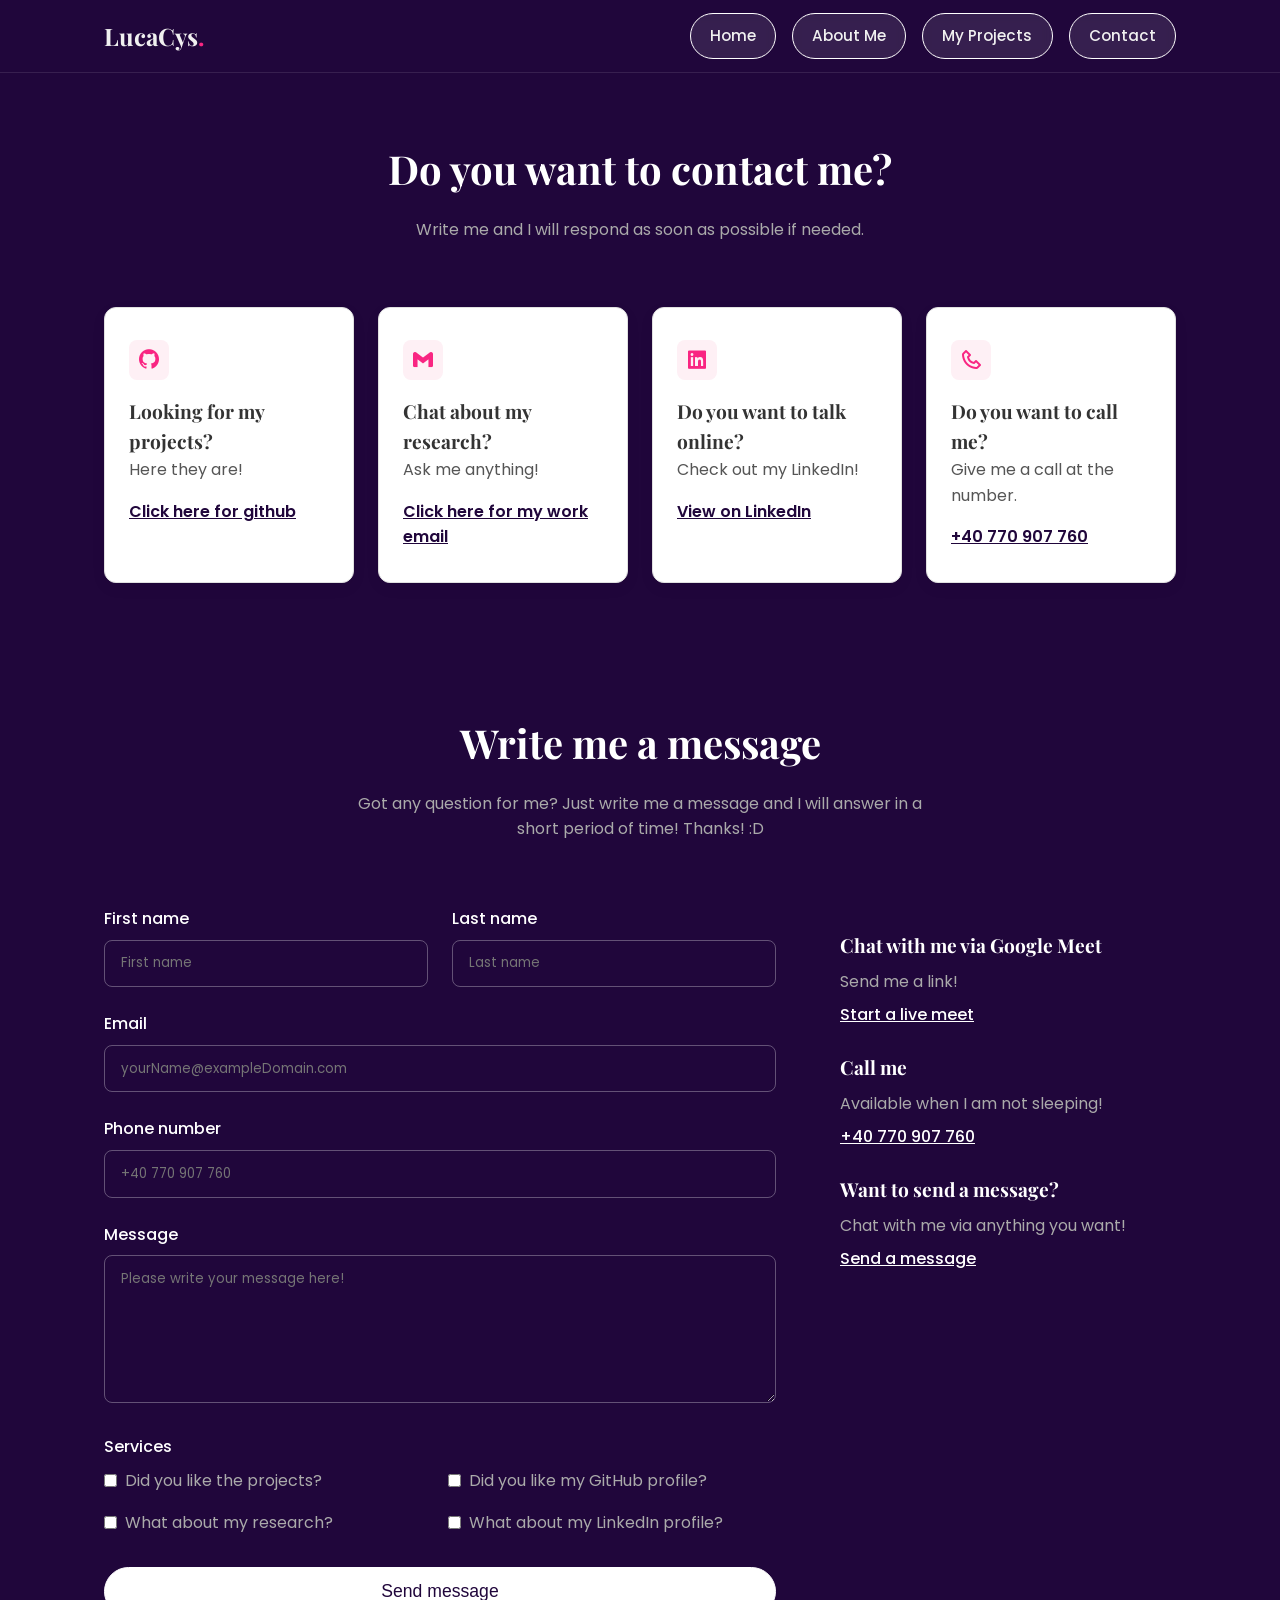
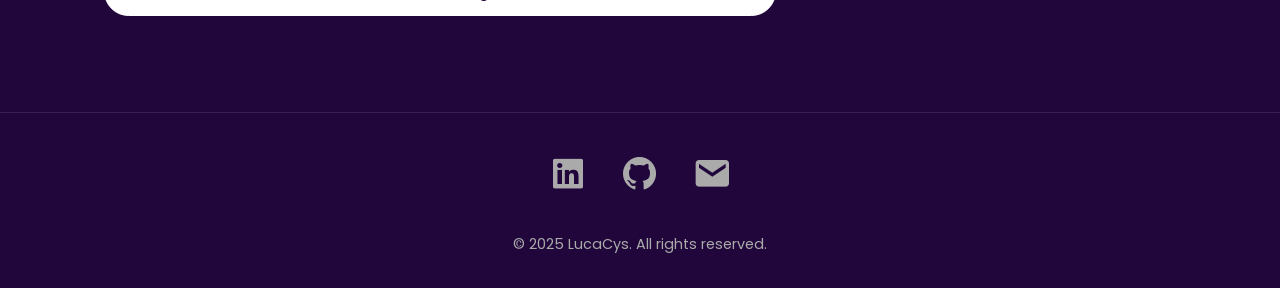
<file: contact.html>
<!DOCTYPE html>
<html lang="en">
<head>
    <meta charset="UTF-8">
    <meta name="viewport" content="width=device-width, initial-scale=1.0">
    <title>Contact - Portfolio</title>
    <link rel="stylesheet" href="Css/style.css">
    
    <link rel="preconnect" href="https://fonts.googleapis.com">
    <link rel="preconnect" href="https://fonts.gstatic.com" crossorigin>
    <link href="https://fonts.googleapis.com/css2?family=Playfair+Display:wght@700&family=Poppins:wght@300;400;500&display=swap" rel="stylesheet">
    
    <link href='https://unpkg.com/boxicons@2.1.4/css/boxicons.min.css' rel='stylesheet'>
</head>
<body class="contact-page-body">

    <header class="header">
    <nav class="nav container">
        
        <a href="index.html" class="nav-logo">LucaCys<span>.</span></a>
        
        <input type="checkbox" id="nav-toggle" class="nav-toggle-checkbox">
        <label for="nav-toggle" class="nav-toggle-label">
            <i class='bx bx-menu'></i>
        </label>
        
        <div class="nav-button-group">
            <a href="index.html" class="button nav-button">Home</a>
            <a href="about.html" class="button nav-button">About Me</a>
            <a href="portofolio.html" class="button nav-button">My Projects</a>
            <a href="contact.html" class="button nav-button">Contact</a>
        </div>
        
    </nav>
    </header>

    <main>
        
        <section class="contact-cards-section">
            <div class="container">
                <div class="contact-cards-title">
                    <h2>Do you want to contact me?</h2>
                    <p>Write me and I will respond as soon as possible if needed.</p>
                </div>

                <div class="contact-cards-grid">
                    <div class="contact-card">
                        <i class='bx bxl-github'></i>
                        <h4>Looking for my projects?</h4>
                        <p>Here they are!</p>
                        <a href="https://github.com/lucacys27" target="_blank">Click here for github</a>
                    </div>
                    <div class="contact-card">
                        <i class='bx bxl-gmail'></i>
                        <h4>Chat about my research?</h4>
                        <p>Ask me anything!</p>
                        <a href="mailto:lucacismaru96@gmail.com">Click here for my work email</a>
                    </div>
                    <div class="contact-card">
                        <i class='bx bxl-linkedin-square'></i>
                        <h4>Do you want to talk online?</h4>
                        <p>Check out my LinkedIn!</p>
                        <a href="https://www.linkedin.com/in/luca-cismaru-21b99b35a/" target="_blank">View on LinkedIn</a>
                    </div>
                    <div class="contact-card">
                        <i class='bx bx-phone'></i>
                        <h4>Do you want to call me?</h4>
                        <p>Give me a call at the number. </p>
                        <a href="tel:+40770907760">+40 770 907 760</a>
                    </div>
                </div>
            </div>
        </section>

        <section class="contact-form-section">
            <div class="container">
                <div class="contact-form-title">
                    <h2>Write me a message</h2>
                    <p>Got any question for me? Just write me a message and I will answer in a short period of time! Thanks! :D</p>
                </div>

                <div class="contact-form-grid">
                    <form class="contact-form-main">
                        <div class="form-group-names">
                            <div>
                                <label for="first-name">First name</label>
                                <input type="text" id="first-name" placeholder="First name">
                            </div>
                            <div>
                                <label for="last-name">Last name</label>
                                <input type="text" id="last-name" placeholder="Last name">
                            </div>
                        </div>

                        <label for="email">Email</label>
                        <input type="email" id="email" placeholder="yourName@exampleDomain.com">
                        
                        <label for="phone">Phone number</label>
                        <input type="tel" id="phone" placeholder="+40 770 907 760">

                        <label for="message">Message</label>
                        <textarea id="message" rows="6" placeholder="Please write your message here!"></textarea>

                        <label>Services</label>
                        <div class="form-services-checkboxes">
                            <div>
                                <input type="checkbox" id="cb1">
                                <label for="cb1">Did you like the projects?</label>
                            </div>
                            <div>
                                <input type="checkbox" id="cb2">
                                <label for="cb2">Did you like my GitHub profile?</label>
                            </div>
                            <div>
                                <input type="checkbox" id="cb3">
                                <label for="cb3">What about my research?</label>
                            </div>
                            <div>
                                <input type="checkbox" id="cb4">
                                <label for="cb4">What about my LinkedIn profile?</label>
                            </div>
                        </div>

                        <button type="submit" class="button">Send message</button>
                    </form>

                    <div class="contact-details">
                        <h4>Chat with me via Google Meet</h4>
                        <p>Send me a link!</p>
                        <a href="#">Start a live meet</a>

                        <h4>Call me</h4>
                        <p>Available when I am not sleeping!</p>
                        <a href="tel:+40770907760">+40 770 907 760</a>

                        <h4>Want to send a message?</h4>
                        <p>Chat with me via anything you want!</p>
                        <a href="mailto:lucacismaru96@gmail.com">Send a message</a>
                    </div>
                </div>
            </div>
        </section>

    </main>

    <footer class="footer-nou">
        <div class="container">
            <div class="footer-links">
                <a href="https://www.linkedin.com/in/luca-cismaru-21b99b35a/" target="_blank" aria-label="LinkedIn"><i class='bx bxl-linkedin-square'></i></a>
                <a href="https://github.com/lucacys27" target="_blank" aria-label="GitHub"><i class='bx bxl-github'></i></a>
                <a href="mailto:lucacismaru96@gmail.com" aria-label="Email"><i class='bx bxs-envelope'></i></a>
            </div>
            <p class="copyright">&copy; 2025 LucaCys. All rights reserved.</p>
        </div>
    </footer>

</body>
</html>
</file>
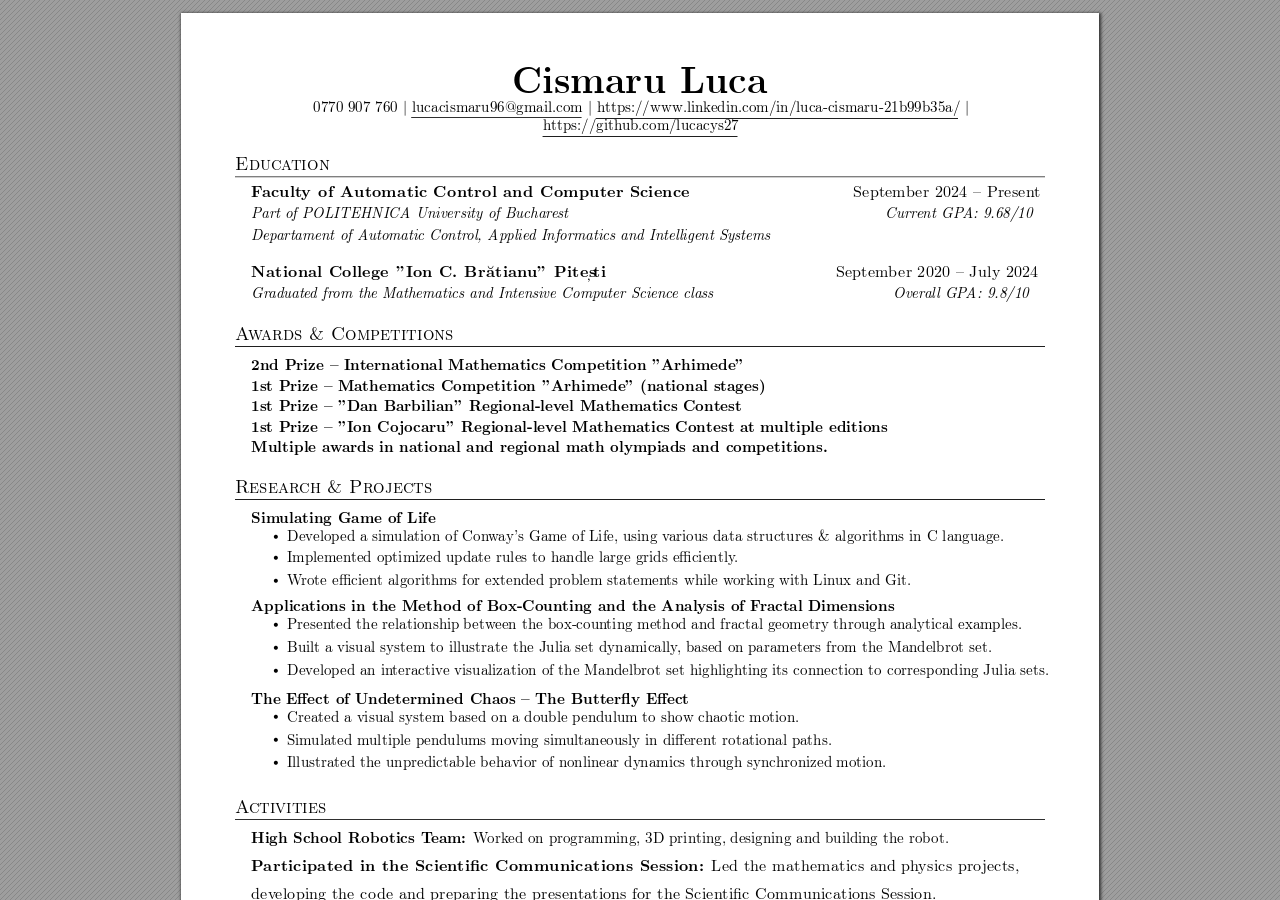
<file: CV_Cismaru_Luca_html.html>
<!DOCTYPE html>
<!-- Created by pdf2htmlEX (https://github.com/pdf2htmlEX/pdf2htmlEX) -->
<html xmlns="http://www.w3.org/1999/xhtml">
<head>
<meta charset="utf-8"/>
<meta name="generator" content="pdf2htmlEX"/>
<meta http-equiv="X-UA-Compatible" content="IE=edge,chrome=1"/>
<style type="text/css">
/*! 
 * Base CSS for pdf2htmlEX
 * Copyright 2012,2013 Lu Wang <coolwanglu@gmail.com> 
 * https://github.com/pdf2htmlEX/pdf2htmlEX/blob/master/share/LICENSE
 */#sidebar{position:absolute;top:0;left:0;bottom:0;width:250px;padding:0;margin:0;overflow:auto}#page-container{position:absolute;top:0;left:0;margin:0;padding:0;border:0}@media screen{#sidebar.opened+#page-container{left:250px}#page-container{bottom:0;right:0;overflow:auto}.loading-indicator{display:none}.loading-indicator.active{display:block;position:absolute;width:64px;height:64px;top:50%;left:50%;margin-top:-32px;margin-left:-32px}.loading-indicator img{position:absolute;top:0;left:0;bottom:0;right:0}}@media print{@page{margin:0}html{margin:0}body{margin:0;-webkit-print-color-adjust:exact}#sidebar{display:none}#page-container{width:auto;height:auto;overflow:visible;background-color:transparent}.d{display:none}}.pf{position:relative;background-color:white;overflow:hidden;margin:0;border:0}.pc{position:absolute;border:0;padding:0;margin:0;top:0;left:0;width:100%;height:100%;overflow:hidden;display:block;transform-origin:0 0;-ms-transform-origin:0 0;-webkit-transform-origin:0 0}.pc.opened{display:block}.bf{position:absolute;border:0;margin:0;top:0;bottom:0;width:100%;height:100%;-ms-user-select:none;-moz-user-select:none;-webkit-user-select:none;user-select:none}.bi{position:absolute;border:0;margin:0;-ms-user-select:none;-moz-user-select:none;-webkit-user-select:none;user-select:none}@media print{.pf{margin:0;box-shadow:none;page-break-after:always;page-break-inside:avoid}@-moz-document url-prefix(){.pf{overflow:visible;border:1px solid #fff}.pc{overflow:visible}}}.c{position:absolute;border:0;padding:0;margin:0;overflow:hidden;display:block}.t{position:absolute;white-space:pre;font-size:1px;transform-origin:0 100%;-ms-transform-origin:0 100%;-webkit-transform-origin:0 100%;unicode-bidi:bidi-override;-moz-font-feature-settings:"liga" 0}.t:after{content:''}.t:before{content:'';display:inline-block}.t span{position:relative;unicode-bidi:bidi-override}._{display:inline-block;color:transparent;z-index:-1}::selection{background:rgba(127,255,255,0.4)}::-moz-selection{background:rgba(127,255,255,0.4)}.pi{display:none}.d{position:absolute;transform-origin:0 100%;-ms-transform-origin:0 100%;-webkit-transform-origin:0 100%}.it{border:0;background-color:rgba(255,255,255,0.0)}.ir:hover{cursor:pointer}</style>
<style type="text/css">
/*! 
 * Fancy styles for pdf2htmlEX
 * Copyright 2012,2013 Lu Wang <coolwanglu@gmail.com> 
 * https://github.com/pdf2htmlEX/pdf2htmlEX/blob/master/share/LICENSE
 */@keyframes fadein{from{opacity:0}to{opacity:1}}@-webkit-keyframes fadein{from{opacity:0}to{opacity:1}}@keyframes swing{0{transform:rotate(0)}10%{transform:rotate(0)}90%{transform:rotate(720deg)}100%{transform:rotate(720deg)}}@-webkit-keyframes swing{0{-webkit-transform:rotate(0)}10%{-webkit-transform:rotate(0)}90%{-webkit-transform:rotate(720deg)}100%{-webkit-transform:rotate(720deg)}}@media screen{#sidebar{background-color:#2f3236;background-image:url("[data-uri]")}#outline{font-family:Georgia,Times,"Times New Roman",serif;font-size:13px;margin:2em 1em}#outline ul{padding:0}#outline li{list-style-type:none;margin:1em 0}#outline li>ul{margin-left:1em}#outline a,#outline a:visited,#outline a:hover,#outline a:active{line-height:1.2;color:#e8e8e8;text-overflow:ellipsis;white-space:nowrap;text-decoration:none;display:block;overflow:hidden;outline:0}#outline a:hover{color:#0cf}#page-container{background-color:#9e9e9e;background-image:url("[data-uri]");-webkit-transition:left 500ms;transition:left 500ms}.pf{margin:13px auto;box-shadow:1px 1px 3px 1px #333;border-collapse:separate}.pc.opened{-webkit-animation:fadein 100ms;animation:fadein 100ms}.loading-indicator.active{-webkit-animation:swing 1.5s ease-in-out .01s infinite alternate none;animation:swing 1.5s ease-in-out .01s infinite alternate none}.checked{background:no-repeat url([data-uri])}}</style>
<style type="text/css">
.ff0{font-family:sans-serif;visibility:hidden;}
@font-face{font-family:ff1;src:url('[data-uri]')format("woff");}.ff1{font-family:ff1;line-height:0.710000;font-style:normal;font-weight:normal;visibility:visible;}
@font-face{font-family:ff2;src:url('[data-uri]')format("woff");}.ff2{font-family:ff2;line-height:1.000000;font-style:normal;font-weight:normal;visibility:visible;}
@font-face{font-family:ff3;src:url('[data-uri]')format("woff");}.ff3{font-family:ff3;line-height:1.000000;font-style:normal;font-weight:normal;visibility:visible;}
@font-face{font-family:ff4;src:url('[data-uri]')format("woff");}.ff4{font-family:ff4;line-height:0.738000;font-style:normal;font-weight:normal;visibility:visible;}
@font-face{font-family:ff5;src:url('[data-uri]')format("woff");}.ff5{font-family:ff5;line-height:0.999000;font-style:normal;font-weight:normal;visibility:visible;}
@font-face{font-family:ff6;src:url('[data-uri]')format("woff");}.ff6{font-family:ff6;line-height:1.000000;font-style:normal;font-weight:normal;visibility:visible;}
@font-face{font-family:ff7;src:url('[data-uri]')format("woff");}.ff7{font-family:ff7;line-height:0.361000;font-style:normal;font-weight:normal;visibility:visible;}
@font-face{font-family:ff8;src:url('[data-uri]')format("woff");}.ff8{font-family:ff8;line-height:0.454000;font-style:normal;font-weight:normal;visibility:visible;}
.m0{transform:matrix(0.375000,0.000000,0.000000,0.375000,0,0);-ms-transform:matrix(0.375000,0.000000,0.000000,0.375000,0,0);-webkit-transform:matrix(0.375000,0.000000,0.000000,0.375000,0,0);}
.m1{transform:matrix(1.500000,0.000000,0.000000,1.500000,0,0);-ms-transform:matrix(1.500000,0.000000,0.000000,1.500000,0,0);-webkit-transform:matrix(1.500000,0.000000,0.000000,1.500000,0,0);}
.v0{vertical-align:0.000000px;}
.ls0{letter-spacing:0.000000px;}
.sc_{text-shadow:none;}
.sc0{text-shadow:-0.015em 0 transparent,0 0.015em transparent,0.015em 0 transparent,0 -0.015em  transparent;}
@media screen and (-webkit-min-device-pixel-ratio:0){
.sc_{-webkit-text-stroke:0px transparent;}
.sc0{-webkit-text-stroke:0.015em transparent;text-shadow:none;}
}
.ws0{word-spacing:0.000000px;}
._b{margin-left:-25.047294px;}
._f{margin-left:-5.595034px;}
._10{margin-left:-4.256051px;}
._3{margin-left:-3.203994px;}
._9{margin-left:-2.173723px;}
._2{margin-left:-1.032772px;}
._7{width:1.032772px;}
._d{width:2.173723px;}
._11{width:12.089733px;}
._1{width:13.270183px;}
._8{width:14.530921px;}
._5{width:15.846577px;}
._4{width:17.578906px;}
._12{width:19.219854px;}
._0{width:37.180650px;}
._6{width:435.652147px;}
._e{width:479.981506px;}
._c{width:613.388336px;}
._a{width:844.669078px;}
.fc0{color:rgb(0,0,0);}
.fs4{font-size:23.910400px;}
.fs1{font-size:39.850400px;}
.fs3{font-size:43.636400px;}
.fs2{font-size:47.820800px;}
.fs0{font-size:99.148400px;}
.y0{bottom:0.000000px;}
.y32{bottom:63.819000px;}
.y31{bottom:89.223000px;}
.y30{bottom:114.628500px;}
.y2f{bottom:140.032500px;}
.y2e{bottom:166.848000px;}
.y2d{bottom:217.983000px;}
.y2c{bottom:245.779500px;}
.y2b{bottom:273.574500px;}
.y2a{bottom:301.371000px;}
.y29{bottom:329.166000px;}
.y28{bottom:357.984000px;}
.y27{bottom:387.817500px;}
.y26{bottom:433.864500px;}
.y25{bottom:435.463500px;}
.y24{bottom:456.565500px;}
.y23{bottom:458.163000px;}
.y22{bottom:479.265000px;}
.y21{bottom:481.218000px;}
.y20{bottom:497.508000px;}
.y1f{bottom:526.450500px;}
.y1e{bottom:528.049500px;}
.y1d{bottom:549.151500px;}
.y1c{bottom:550.749000px;}
.y1b{bottom:571.851000px;}
.y1a{bottom:573.804000px;}
.y19{bottom:590.094000px;}
.y18{bottom:616.048500px;}
.y17{bottom:617.646000px;}
.y16{bottom:638.748000px;}
.y15{bottom:640.347000px;}
.y14{bottom:659.953500px;}
.y13{bottom:661.908000px;}
.y12{bottom:678.198000px;}
.y11{bottom:708.030000px;}
.y10{bottom:748.731000px;}
.yf{bottom:769.339500px;}
.ye{bottom:789.948000px;}
.yd{bottom:810.555000px;}
.yc{bottom:831.163500px;}
.yb{bottom:860.997000px;}
.ya{bottom:902.986500px;}
.y9{bottom:921.055500px;}
.y8{bottom:923.310000px;}
.y7{bottom:961.279500px;}
.y6{bottom:983.382000px;}
.y5{bottom:1003.705500px;}
.y4{bottom:1030.549500px;}
.y3{bottom:1070.820000px;}
.y2{bottom:1088.752500px;}
.y1{bottom:1108.180500px;}
.h5{height:3.993037px;}
.h6{height:11.405261px;}
.h2{height:29.887800px;}
.h4{height:32.727300px;}
.h3{height:34.239693px;}
.h1{height:69.205583px;}
.h0{height:1188.000000px;}
.w0{width:918.000000px;}
.x0{left:0.000000px;}
.x4{left:54.000000px;}
.x5{left:70.200000px;}
.x8{left:92.289000px;}
.x9{left:106.200000px;}
.x2{left:131.518500px;}
.x1{left:331.462500px;}
.x3{left:361.573500px;}
.x6{left:406.224000px;}
.x7{left:411.699000px;}
@media print{
.v0{vertical-align:0.000000pt;}
.ls0{letter-spacing:0.000000pt;}
.ws0{word-spacing:0.000000pt;}
._b{margin-left:-22.264261pt;}
._f{margin-left:-4.973363pt;}
._10{margin-left:-3.783157pt;}
._3{margin-left:-2.847994pt;}
._9{margin-left:-1.932198pt;}
._2{margin-left:-0.918019pt;}
._7{width:0.918019pt;}
._d{width:1.932198pt;}
._11{width:10.746429pt;}
._1{width:11.795718pt;}
._8{width:12.916374pt;}
._5{width:14.085846pt;}
._4{width:15.625694pt;}
._12{width:17.084315pt;}
._0{width:33.049467pt;}
._6{width:387.246353pt;}
._e{width:426.650228pt;}
._c{width:545.234076pt;}
._a{width:750.816959pt;}
.fs4{font-size:21.253689pt;}
.fs1{font-size:35.422578pt;}
.fs3{font-size:38.787911pt;}
.fs2{font-size:42.507378pt;}
.fs0{font-size:88.131911pt;}
.y0{bottom:0.000000pt;}
.y32{bottom:56.728000pt;}
.y31{bottom:79.309333pt;}
.y30{bottom:101.892000pt;}
.y2f{bottom:124.473333pt;}
.y2e{bottom:148.309333pt;}
.y2d{bottom:193.762667pt;}
.y2c{bottom:218.470667pt;}
.y2b{bottom:243.177333pt;}
.y2a{bottom:267.885333pt;}
.y29{bottom:292.592000pt;}
.y28{bottom:318.208000pt;}
.y27{bottom:344.726667pt;}
.y26{bottom:385.657333pt;}
.y25{bottom:387.078667pt;}
.y24{bottom:405.836000pt;}
.y23{bottom:407.256000pt;}
.y22{bottom:426.013333pt;}
.y21{bottom:427.749333pt;}
.y20{bottom:442.229333pt;}
.y1f{bottom:467.956000pt;}
.y1e{bottom:469.377333pt;}
.y1d{bottom:488.134667pt;}
.y1c{bottom:489.554667pt;}
.y1b{bottom:508.312000pt;}
.y1a{bottom:510.048000pt;}
.y19{bottom:524.528000pt;}
.y18{bottom:547.598667pt;}
.y17{bottom:549.018667pt;}
.y16{bottom:567.776000pt;}
.y15{bottom:569.197333pt;}
.y14{bottom:586.625333pt;}
.y13{bottom:588.362667pt;}
.y12{bottom:602.842667pt;}
.y11{bottom:629.360000pt;}
.y10{bottom:665.538667pt;}
.yf{bottom:683.857333pt;}
.ye{bottom:702.176000pt;}
.yd{bottom:720.493333pt;}
.yc{bottom:738.812000pt;}
.yb{bottom:765.330667pt;}
.ya{bottom:802.654667pt;}
.y9{bottom:818.716000pt;}
.y8{bottom:820.720000pt;}
.y7{bottom:854.470667pt;}
.y6{bottom:874.117333pt;}
.y5{bottom:892.182667pt;}
.y4{bottom:916.044000pt;}
.y3{bottom:951.840000pt;}
.y2{bottom:967.780000pt;}
.y1{bottom:985.049333pt;}
.h5{height:3.549366pt;}
.h6{height:10.138010pt;}
.h2{height:26.566933pt;}
.h4{height:29.090933pt;}
.h3{height:30.435282pt;}
.h1{height:61.516074pt;}
.h0{height:1056.000000pt;}
.w0{width:816.000000pt;}
.x0{left:0.000000pt;}
.x4{left:48.000000pt;}
.x5{left:62.400000pt;}
.x8{left:82.034667pt;}
.x9{left:94.400000pt;}
.x2{left:116.905333pt;}
.x1{left:294.633333pt;}
.x3{left:321.398667pt;}
.x6{left:361.088000pt;}
.x7{left:365.954667pt;}
}
</style>
<script>
/*
 Copyright 2012 Mozilla Foundation 
 Copyright 2013 Lu Wang <coolwanglu@gmail.com>
 Apachine License Version 2.0 
*/
(function(){function b(a,b,e,f){var c=(a.className||"").split(/\s+/g);""===c[0]&&c.shift();var d=c.indexOf(b);0>d&&e&&c.push(b);0<=d&&f&&c.splice(d,1);a.className=c.join(" ");return 0<=d}if(!("classList"in document.createElement("div"))){var e={add:function(a){b(this.element,a,!0,!1)},contains:function(a){return b(this.element,a,!1,!1)},remove:function(a){b(this.element,a,!1,!0)},toggle:function(a){b(this.element,a,!0,!0)}};Object.defineProperty(HTMLElement.prototype,"classList",{get:function(){if(this._classList)return this._classList;
var a=Object.create(e,{element:{value:this,writable:!1,enumerable:!0}});Object.defineProperty(this,"_classList",{value:a,writable:!1,enumerable:!1});return a},enumerable:!0})}})();
</script>
<script>
(function(){/*
 pdf2htmlEX.js: Core UI functions for pdf2htmlEX 
 Copyright 2012,2013 Lu Wang <coolwanglu@gmail.com> and other contributors 
 https://github.com/pdf2htmlEX/pdf2htmlEX/blob/master/share/LICENSE 
*/
var pdf2htmlEX=window.pdf2htmlEX=window.pdf2htmlEX||{},CSS_CLASS_NAMES={page_frame:"pf",page_content_box:"pc",page_data:"pi",background_image:"bi",link:"l",input_radio:"ir",__dummy__:"no comma"},DEFAULT_CONFIG={container_id:"page-container",sidebar_id:"sidebar",outline_id:"outline",loading_indicator_cls:"loading-indicator",preload_pages:3,render_timeout:100,scale_step:0.9,key_handler:!0,hashchange_handler:!0,view_history_handler:!0,__dummy__:"no comma"},EPS=1E-6;
function invert(a){var b=a[0]*a[3]-a[1]*a[2];return[a[3]/b,-a[1]/b,-a[2]/b,a[0]/b,(a[2]*a[5]-a[3]*a[4])/b,(a[1]*a[4]-a[0]*a[5])/b]}function transform(a,b){return[a[0]*b[0]+a[2]*b[1]+a[4],a[1]*b[0]+a[3]*b[1]+a[5]]}function get_page_number(a){return parseInt(a.getAttribute("data-page-no"),16)}function disable_dragstart(a){for(var b=0,c=a.length;b<c;++b)a[b].addEventListener("dragstart",function(){return!1},!1)}
function clone_and_extend_objs(a){for(var b={},c=0,e=arguments.length;c<e;++c){var h=arguments[c],d;for(d in h)h.hasOwnProperty(d)&&(b[d]=h[d])}return b}
function Page(a){if(a){this.shown=this.loaded=!1;this.page=a;this.num=get_page_number(a);this.original_height=a.clientHeight;this.original_width=a.clientWidth;var b=a.getElementsByClassName(CSS_CLASS_NAMES.page_content_box)[0];b&&(this.content_box=b,this.original_scale=this.cur_scale=this.original_height/b.clientHeight,this.page_data=JSON.parse(a.getElementsByClassName(CSS_CLASS_NAMES.page_data)[0].getAttribute("data-data")),this.ctm=this.page_data.ctm,this.ictm=invert(this.ctm),this.loaded=!0)}}
Page.prototype={hide:function(){this.loaded&&this.shown&&(this.content_box.classList.remove("opened"),this.shown=!1)},show:function(){this.loaded&&!this.shown&&(this.content_box.classList.add("opened"),this.shown=!0)},rescale:function(a){this.cur_scale=0===a?this.original_scale:a;this.loaded&&(a=this.content_box.style,a.msTransform=a.webkitTransform=a.transform="scale("+this.cur_scale.toFixed(3)+")");a=this.page.style;a.height=this.original_height*this.cur_scale+"px";a.width=this.original_width*this.cur_scale+
"px"},view_position:function(){var a=this.page,b=a.parentNode;return[b.scrollLeft-a.offsetLeft-a.clientLeft,b.scrollTop-a.offsetTop-a.clientTop]},height:function(){return this.page.clientHeight},width:function(){return this.page.clientWidth}};function Viewer(a){this.config=clone_and_extend_objs(DEFAULT_CONFIG,0<arguments.length?a:{});this.pages_loading=[];this.init_before_loading_content();var b=this;document.addEventListener("DOMContentLoaded",function(){b.init_after_loading_content()},!1)}
Viewer.prototype={scale:1,cur_page_idx:0,first_page_idx:0,init_before_loading_content:function(){this.pre_hide_pages()},initialize_radio_button:function(){for(var a=document.getElementsByClassName(CSS_CLASS_NAMES.input_radio),b=0;b<a.length;b++)a[b].addEventListener("click",function(){this.classList.toggle("checked")})},init_after_loading_content:function(){this.sidebar=document.getElementById(this.config.sidebar_id);this.outline=document.getElementById(this.config.outline_id);this.container=document.getElementById(this.config.container_id);
this.loading_indicator=document.getElementsByClassName(this.config.loading_indicator_cls)[0];for(var a=!0,b=this.outline.childNodes,c=0,e=b.length;c<e;++c)if("ul"===b[c].nodeName.toLowerCase()){a=!1;break}a||this.sidebar.classList.add("opened");this.find_pages();if(0!=this.pages.length){disable_dragstart(document.getElementsByClassName(CSS_CLASS_NAMES.background_image));this.config.key_handler&&this.register_key_handler();var h=this;this.config.hashchange_handler&&window.addEventListener("hashchange",
function(a){h.navigate_to_dest(document.location.hash.substring(1))},!1);this.config.view_history_handler&&window.addEventListener("popstate",function(a){a.state&&h.navigate_to_dest(a.state)},!1);this.container.addEventListener("scroll",function(){h.update_page_idx();h.schedule_render(!0)},!1);[this.outline].concat(Array.from(this.container.querySelectorAll("a.l"))).forEach(function(a){a.addEventListener("click",h.link_handler.bind(h),!1)});this.initialize_radio_button();this.render()}},find_pages:function(){for(var a=
[],b={},c=this.container.childNodes,e=0,h=c.length;e<h;++e){var d=c[e];d.nodeType===Node.ELEMENT_NODE&&d.classList.contains(CSS_CLASS_NAMES.page_frame)&&(d=new Page(d),a.push(d),b[d.num]=a.length-1)}this.pages=a;this.page_map=b},load_page:function(a,b,c){var e=this.pages;if(!(a>=e.length||(e=e[a],e.loaded||this.pages_loading[a]))){var e=e.page,h=e.getAttribute("data-page-url");if(h){this.pages_loading[a]=!0;var d=e.getElementsByClassName(this.config.loading_indicator_cls)[0];"undefined"===typeof d&&
(d=this.loading_indicator.cloneNode(!0),d.classList.add("active"),e.appendChild(d));var f=this,g=new XMLHttpRequest;g.open("GET",h,!0);g.onload=function(){if(200===g.status||0===g.status){var b=document.createElement("div");b.innerHTML=g.responseText;for(var d=null,b=b.childNodes,e=0,h=b.length;e<h;++e){var p=b[e];if(p.nodeType===Node.ELEMENT_NODE&&p.classList.contains(CSS_CLASS_NAMES.page_frame)){d=p;break}}b=f.pages[a];f.container.replaceChild(d,b.page);b=new Page(d);f.pages[a]=b;b.hide();b.rescale(f.scale);
disable_dragstart(d.getElementsByClassName(CSS_CLASS_NAMES.background_image));f.schedule_render(!1);c&&c(b)}delete f.pages_loading[a]};g.send(null)}void 0===b&&(b=this.config.preload_pages);0<--b&&(f=this,setTimeout(function(){f.load_page(a+1,b)},0))}},pre_hide_pages:function(){var a="@media screen{."+CSS_CLASS_NAMES.page_content_box+"{display:none;}}",b=document.createElement("style");b.styleSheet?b.styleSheet.cssText=a:b.appendChild(document.createTextNode(a));document.head.appendChild(b)},render:function(){for(var a=
this.container,b=a.scrollTop,c=a.clientHeight,a=b-c,b=b+c+c,c=this.pages,e=0,h=c.length;e<h;++e){var d=c[e],f=d.page,g=f.offsetTop+f.clientTop,f=g+f.clientHeight;g<=b&&f>=a?d.loaded?d.show():this.load_page(e):d.hide()}},update_page_idx:function(){var a=this.pages,b=a.length;if(!(2>b)){for(var c=this.container,e=c.scrollTop,c=e+c.clientHeight,h=-1,d=b,f=d-h;1<f;){var g=h+Math.floor(f/2),f=a[g].page;f.offsetTop+f.clientTop+f.clientHeight>=e?d=g:h=g;f=d-h}this.first_page_idx=d;for(var g=h=this.cur_page_idx,
k=0;d<b;++d){var f=a[d].page,l=f.offsetTop+f.clientTop,f=f.clientHeight;if(l>c)break;f=(Math.min(c,l+f)-Math.max(e,l))/f;if(d===h&&Math.abs(f-1)<=EPS){g=h;break}f>k&&(k=f,g=d)}this.cur_page_idx=g}},schedule_render:function(a){if(void 0!==this.render_timer){if(!a)return;clearTimeout(this.render_timer)}var b=this;this.render_timer=setTimeout(function(){delete b.render_timer;b.render()},this.config.render_timeout)},register_key_handler:function(){var a=this;window.addEventListener("DOMMouseScroll",function(b){if(b.ctrlKey){b.preventDefault();
var c=a.container,e=c.getBoundingClientRect(),c=[b.clientX-e.left-c.clientLeft,b.clientY-e.top-c.clientTop];a.rescale(Math.pow(a.config.scale_step,b.detail),!0,c)}},!1);window.addEventListener("keydown",function(b){var c=!1,e=b.ctrlKey||b.metaKey,h=b.altKey;switch(b.keyCode){case 61:case 107:case 187:e&&(a.rescale(1/a.config.scale_step,!0),c=!0);break;case 173:case 109:case 189:e&&(a.rescale(a.config.scale_step,!0),c=!0);break;case 48:e&&(a.rescale(0,!1),c=!0);break;case 33:h?a.scroll_to(a.cur_page_idx-
1):a.container.scrollTop-=a.container.clientHeight;c=!0;break;case 34:h?a.scroll_to(a.cur_page_idx+1):a.container.scrollTop+=a.container.clientHeight;c=!0;break;case 35:a.container.scrollTop=a.container.scrollHeight;c=!0;break;case 36:a.container.scrollTop=0,c=!0}c&&b.preventDefault()},!1)},rescale:function(a,b,c){var e=this.scale;this.scale=a=0===a?1:b?e*a:a;c||(c=[0,0]);b=this.container;c[0]+=b.scrollLeft;c[1]+=b.scrollTop;for(var h=this.pages,d=h.length,f=this.first_page_idx;f<d;++f){var g=h[f].page;
if(g.offsetTop+g.clientTop>=c[1])break}g=f-1;0>g&&(g=0);var g=h[g].page,k=g.clientWidth,f=g.clientHeight,l=g.offsetLeft+g.clientLeft,m=c[0]-l;0>m?m=0:m>k&&(m=k);k=g.offsetTop+g.clientTop;c=c[1]-k;0>c?c=0:c>f&&(c=f);for(f=0;f<d;++f)h[f].rescale(a);b.scrollLeft+=m/e*a+g.offsetLeft+g.clientLeft-m-l;b.scrollTop+=c/e*a+g.offsetTop+g.clientTop-c-k;this.schedule_render(!0)},fit_width:function(){var a=this.cur_page_idx;this.rescale(this.container.clientWidth/this.pages[a].width(),!0);this.scroll_to(a)},fit_height:function(){var a=
this.cur_page_idx;this.rescale(this.container.clientHeight/this.pages[a].height(),!0);this.scroll_to(a)},get_containing_page:function(a){for(;a;){if(a.nodeType===Node.ELEMENT_NODE&&a.classList.contains(CSS_CLASS_NAMES.page_frame)){a=get_page_number(a);var b=this.page_map;return a in b?this.pages[b[a]]:null}a=a.parentNode}return null},link_handler:function(a){var b=a.target,c=b.getAttribute("data-dest-detail");c||(b=a.currentTarget,c=b.getAttribute("data-dest-detail"));if(c){if(this.config.view_history_handler)try{var e=
this.get_current_view_hash();window.history.replaceState(e,"","#"+e);window.history.pushState(c,"","#"+c)}catch(h){}this.navigate_to_dest(c,this.get_containing_page(b));a.preventDefault()}},navigate_to_dest:function(a,b){try{var c=JSON.parse(a)}catch(e){return}if(c instanceof Array){var h=c[0],d=this.page_map;if(h in d){for(var f=d[h],h=this.pages[f],d=2,g=c.length;d<g;++d){var k=c[d];if(null!==k&&"number"!==typeof k)return}for(;6>c.length;)c.push(null);var g=b||this.pages[this.cur_page_idx],d=g.view_position(),
d=transform(g.ictm,[d[0],g.height()-d[1]]),g=this.scale,l=[0,0],m=!0,k=!1,n=this.scale;switch(c[1]){case "XYZ":l=[null===c[2]?d[0]:c[2]*n,null===c[3]?d[1]:c[3]*n];g=c[4];if(null===g||0===g)g=this.scale;k=!0;break;case "Fit":case "FitB":l=[0,0];k=!0;break;case "FitH":case "FitBH":l=[0,null===c[2]?d[1]:c[2]*n];k=!0;break;case "FitV":case "FitBV":l=[null===c[2]?d[0]:c[2]*n,0];k=!0;break;case "FitR":l=[c[2]*n,c[5]*n],m=!1,k=!0}if(k){this.rescale(g,!1);var p=this,c=function(a){l=transform(a.ctm,l);m&&
(l[1]=a.height()-l[1]);p.scroll_to(f,l)};h.loaded?c(h):(this.load_page(f,void 0,c),this.scroll_to(f))}}}},scroll_to:function(a,b){var c=this.pages;if(!(0>a||a>=c.length)){c=c[a].view_position();void 0===b&&(b=[0,0]);var e=this.container;e.scrollLeft+=b[0]-c[0];e.scrollTop+=b[1]-c[1]}},get_current_view_hash:function(){var a=[],b=this.pages[this.cur_page_idx];a.push(b.num);a.push("XYZ");var c=b.view_position(),c=transform(b.ictm,[c[0],b.height()-c[1]]);a.push(c[0]/this.scale);a.push(c[1]/this.scale);
a.push(this.scale);return JSON.stringify(a)}};pdf2htmlEX.Viewer=Viewer;})();
</script>
<script>
try{
pdf2htmlEX.defaultViewer = new pdf2htmlEX.Viewer({});
}catch(e){}
</script>
<title></title>
</head>
<body>
<div id="sidebar">
<div id="outline">
</div>
</div>
<div id="page-container">
<div id="pf1" class="pf w0 h0" data-page-no="1"><div class="pc pc1 w0 h0"><img class="bi x0 y0 w0 h0" alt="" src="[data-uri]"/><div class="t m0 x1 h1 y1 ff1 fs0 fc0 sc0 ls0 ws0">Cismaru<span class="_ _0"> </span>Luca</div><div class="t m0 x2 h2 y2 ff2 fs1 fc0 sc0 ls0 ws0">0770<span class="_ _1"> </span>907<span class="_ _1"> </span>760<span class="_ _1"> </span><span class="ff3">|<span class="_ _1"> </span></span>lucacismaru96@gmail.com<span class="_ _1"> </span><span class="ff3">|<span class="_ _1"> </span></span>h<span class="_ _2"></span>ttps://www.link<span class="_ _2"></span>edin.com/in/luca-cismaru-21b99b35a/<span class="_ _1"> </span><span class="ff3">|</span></div><div class="t m0 x3 h2 y3 ff2 fs1 fc0 sc0 ls0 ws0">h<span class="_ _2"></span>ttps://gith<span class="_ _2"></span>ub.com/lucacys27</div><div class="t m0 x4 h3 y4 ff4 fs2 fc0 sc0 ls0 ws0">Educa<span class="_ _3"></span>tion</div><div class="t m0 x5 h4 y5 ff5 fs3 fc0 sc0 ls0 ws0">F<span class="_ _3"></span>acult<span class="_ _3"></span>y<span class="_ _4"> </span>of<span class="_ _4"> </span>Automatic<span class="_ _5"> </span>Con<span class="_ _2"></span>trol<span class="_ _5"> </span>and<span class="_ _4"> </span>Computer<span class="_ _5"> </span>Science<span class="_ _6"> </span><span class="ff2">Septem<span class="_ _2"></span>b<span class="_ _7"></span>er<span class="_ _8"> </span>2024<span class="_ _8"> </span>–<span class="_ _8"> </span>Presen<span class="_ _2"></span>t</span></div><div class="t m0 x5 h2 y6 ff6 fs1 fc0 sc0 ls0 ws0">Part<span class="_ _1"> </span>of<span class="_ _8"> </span>POLITEHNICA<span class="_ _8"> </span>University<span class="_ _8"> </span>of<span class="_ _8"> </span>Buchar<span class="_ _9"></span>est<span class="_ _a"> </span>Curr<span class="_ _9"></span>ent<span class="_ _8"> </span>GP<span class="_ _3"></span>A:<span class="_ _8"> </span>9.68/10</div><div class="t m0 x5 h2 y7 ff6 fs1 fc0 sc0 ls0 ws0">Dep<span class="_ _9"></span>artament<span class="_ _8"> </span>of<span class="_ _1"> </span>Automatic<span class="_ _1"> </span>Contr<span class="_ _9"></span>ol,<span class="_ _8"> </span>Applie<span class="_ _9"></span>d<span class="_ _8"> </span>Informatics<span class="_ _8"> </span>and<span class="_ _8"> </span>Intel<span class="_ _7"></span>ligent<span class="_ _8"> </span>Systems</div><div class="t m0 x5 h4 y8 ff5 fs3 fc0 sc0 ls0 ws0">National<span class="_ _5"> </span>College<span class="_ _4"> </span>”Ion<span class="_ _5"> </span>C.<span class="_ _4"> </span>Br˘<span class="_ _b"></span>atian<span class="_ _9"></span>u”<span class="_ _4"> </span>Pites</div><div class="t m0 x6 h5 y9 ff7 fs4 fc0 sc0 ls0 ws0">,</div><div class="t m0 x7 h4 y8 ff5 fs3 fc0 sc0 ls0 ws0">ti<span class="_ _c"> </span><span class="ff2">Septem<span class="_ _9"></span>b<span class="_ _d"></span>er<span class="_ _8"> </span>2020<span class="_ _8"> </span>–<span class="_ _8"> </span>July<span class="_ _8"> </span>2024</span></div><div class="t m0 x5 h2 ya ff6 fs1 fc0 sc0 ls0 ws0">Gr<span class="_ _9"></span>aduate<span class="_ _9"></span>d<span class="_ _8"> </span>fr<span class="_ _9"></span>om<span class="_ _8"> </span>the<span class="_ _1"> </span>Mathematics<span class="_ _8"> </span>and<span class="_ _8"> </span>Intensive<span class="_ _8"> </span>Computer<span class="_ _8"> </span>Scienc<span class="_ _3"></span>e<span class="_ _8"> </span>class<span class="_ _e"> </span>Over<span class="_ _9"></span>al<span class="_ _d"></span>l<span class="_ _1"> </span>GP<span class="_ _9"></span>A:<span class="_ _8"> </span>9.8/10</div><div class="t m0 x4 h3 yb ff4 fs2 fc0 sc0 ls0 ws0">A<span class="_ _f"></span>w<span class="_ _10"></span>ards<span class="_ _4"> </span>&amp;<span class="_ _4"> </span>Competitions</div><div class="t m0 x5 h2 yc ff5 fs1 fc0 sc0 ls0 ws0">2nd<span class="_ _8"> </span>Prize<span class="_ _5"> </span>–<span class="_ _8"> </span>International<span class="_ _8"> </span>Mathematics<span class="_ _5"> </span>Comp<span class="_ _7"></span>etition<span class="_ _8"> </span>”Arhimede”</div><div class="t m0 x5 h2 yd ff5 fs1 fc0 sc0 ls0 ws0">1st<span class="_ _8"> </span>Prize<span class="_ _5"> </span>–<span class="_ _8"> </span>Mathematics<span class="_ _5"> </span>Comp<span class="_ _7"></span>etition<span class="_ _5"> </span>”Arhimede”<span class="_ _8"> </span>(national<span class="_ _5"> </span>stages)</div><div class="t m0 x5 h2 ye ff5 fs1 fc0 sc0 ls0 ws0">1st<span class="_ _8"> </span>Prize<span class="_ _5"> </span>–<span class="_ _8"> </span>”Dan<span class="_ _5"> </span>Barbilian”<span class="_ _5"> </span>Regional-lev<span class="_ _9"></span>el<span class="_ _5"> </span>Mathematics<span class="_ _8"> </span>Contest</div><div class="t m0 x5 h2 yf ff5 fs1 fc0 sc0 ls0 ws0">1st<span class="_ _8"> </span>Prize<span class="_ _5"> </span>–<span class="_ _8"> </span>”Ion<span class="_ _5"> </span>Co<span class="_ _d"></span>jo<span class="_ _7"></span>caru”<span class="_ _5"> </span>Regional-level<span class="_ _8"> </span>Mathematics<span class="_ _8"> </span>Contest<span class="_ _8"> </span>at<span class="_ _8"> </span>multiple<span class="_ _8"> </span>editions</div><div class="t m0 x5 h2 y10 ff5 fs1 fc0 sc0 ls0 ws0">Multiple<span class="_ _8"> </span>aw<span class="_ _9"></span>ards<span class="_ _5"> </span>in<span class="_ _8"> </span>national<span class="_ _5"> </span>and<span class="_ _8"> </span>regional<span class="_ _5"> </span>math<span class="_ _8"> </span>olympiads<span class="_ _5"> </span>and<span class="_ _5"> </span>comp<span class="_ _7"></span>etitions.</div><div class="t m0 x4 h3 y11 ff4 fs2 fc0 sc0 ls0 ws0">Resear<span class="_ _2"></span>ch<span class="_ _4"> </span>&amp;<span class="_ _4"> </span>Projects</div><div class="t m0 x5 h2 y12 ff5 fs1 fc0 sc0 ls0 ws0">Sim<span class="_ _9"></span>ulating<span class="_ _5"> </span>Game<span class="_ _5"> </span>of<span class="_ _8"> </span>Life</div><div class="t m0 x8 h6 y13 ff8 fs4 fc0 sc0 ls0 ws0">•</div><div class="t m0 x9 h2 y14 ff2 fs1 fc0 sc0 ls0 ws0">Dev<span class="_ _2"></span>elop<span class="_ _7"></span>ed<span class="_ _1"> </span>a<span class="_ _1"> </span>sim<span class="_ _2"></span>ulation<span class="_ _1"> </span>of<span class="_ _1"> </span>Con<span class="_ _2"></span>w<span class="_ _9"></span>ay’s<span class="_ _1"> </span>Game<span class="_ _1"> </span>of<span class="_ _1"> </span>Life,<span class="_ _1"> </span>using<span class="_ _1"> </span>v<span class="_ _3"></span>arious<span class="_ _1"> </span>data<span class="_ _1"> </span>structures<span class="_ _1"> </span>&amp;<span class="_ _1"> </span>algorithms<span class="_ _1"> </span>in<span class="_ _1"> </span>C<span class="_ _1"> </span>language.</div><div class="t m0 x8 h6 y15 ff8 fs4 fc0 sc0 ls0 ws0">•</div><div class="t m0 x9 h2 y16 ff2 fs1 fc0 sc0 ls0 ws0">Implemen<span class="_ _2"></span>ted<span class="_ _1"> </span>optimized<span class="_ _1"> </span>up<span class="_ _7"></span>date<span class="_ _1"> </span>rules<span class="_ _1"> </span>to<span class="_ _1"> </span>handle<span class="_ _1"> </span>large<span class="_ _1"> </span>grids<span class="_ _1"> </span>eﬃciently<span class="_ _10"></span>.</div><div class="t m0 x8 h6 y17 ff8 fs4 fc0 sc0 ls0 ws0">•</div><div class="t m0 x9 h2 y18 ff2 fs1 fc0 sc0 ls0 ws0">W<span class="_ _10"></span>rote<span class="_ _1"> </span>eﬃcient<span class="_ _1"> </span>algorithms<span class="_ _1"> </span>for<span class="_ _1"> </span>extended<span class="_ _1"> </span>problem<span class="_ _1"> </span>statemen<span class="_ _9"></span>ts<span class="_ _8"> </span>while<span class="_ _1"> </span>w<span class="_ _9"></span>orking<span class="_ _1"> </span>with<span class="_ _1"> </span>Linux<span class="_ _1"> </span>and<span class="_ _1"> </span>Git.</div><div class="t m0 x5 h2 y19 ff5 fs1 fc0 sc0 ls0 ws0">Applications<span class="_ _8"> </span>in<span class="_ _5"> </span>the<span class="_ _8"> </span>Metho<span class="_ _d"></span>d<span class="_ _8"> </span>of<span class="_ _5"> </span>Bo<span class="_ _2"></span>x-Coun<span class="_ _9"></span>ting<span class="_ _5"> </span>and<span class="_ _5"> </span>the<span class="_ _8"> </span>Analysis<span class="_ _5"> </span>of<span class="_ _8"> </span>F<span class="_ _3"></span>ractal<span class="_ _8"> </span>Dimensions</div><div class="t m0 x8 h6 y1a ff8 fs4 fc0 sc0 ls0 ws0">•</div><div class="t m0 x9 h2 y1b ff2 fs1 fc0 sc0 ls0 ws0">Presen<span class="_ _2"></span>ted<span class="_ _1"> </span>the<span class="_ _1"> </span>relationship<span class="_"> </span>b<span class="_ _7"></span>etw<span class="_ _9"></span>een<span class="_ _1"> </span>the<span class="_ _1"> </span>b<span class="_ _7"></span>ox-coun<span class="_ _9"></span>ting<span class="_ _1"> </span>method<span class="_ _1"> </span>and<span class="_ _1"> </span>fractal<span class="_ _1"> </span>geometry<span class="_ _1"> </span>through<span class="_ _11"> </span>analytical<span class="_ _11"> </span>examples.</div><div class="t m0 x8 h6 y1c ff8 fs4 fc0 sc0 ls0 ws0">•</div><div class="t m0 x9 h2 y1d ff2 fs1 fc0 sc0 ls0 ws0">Built<span class="_ _1"> </span>a<span class="_ _1"> </span>visual<span class="_ _1"> </span>system<span class="_ _1"> </span>to<span class="_ _1"> </span>illustrate<span class="_ _1"> </span>the<span class="_ _1"> </span>Julia<span class="_ _1"> </span>set<span class="_ _1"> </span>dynamically<span class="_ _3"></span>,<span class="_ _1"> </span>based<span class="_ _1"> </span>on<span class="_ _1"> </span>parameters<span class="_ _1"> </span>from<span class="_ _1"> </span>the<span class="_ _1"> </span>Mandelbrot<span class="_ _1"> </span>set.</div><div class="t m0 x8 h6 y1e ff8 fs4 fc0 sc0 ls0 ws0">•</div><div class="t m0 x9 h2 y1f ff2 fs1 fc0 sc0 ls0 ws0">Dev<span class="_ _2"></span>elop<span class="_ _7"></span>ed<span class="_ _1"> </span>an<span class="_ _1"> </span>in<span class="_ _9"></span>teractive<span class="_ _11"> </span>visualization<span class="_ _1"> </span>of<span class="_ _1"> </span>the<span class="_ _1"> </span>Mandelbrot<span class="_ _1"> </span>set<span class="_ _1"> </span>highlighting<span class="_ _11"> </span>its<span class="_ _1"> </span>connection<span class="_ _1"> </span>to<span class="_ _1"> </span>corresp<span class="_ _7"></span>onding<span class="_ _1"> </span>Julia<span class="_ _1"> </span>sets.</div><div class="t m0 x5 h2 y20 ff5 fs1 fc0 sc0 ls0 ws0">The<span class="_ _8"> </span>Eﬀect<span class="_ _5"> </span>of<span class="_ _8"> </span>Undetermined<span class="_ _5"> </span>Chaos<span class="_ _5"> </span>–<span class="_ _8"> </span>The<span class="_ _5"> </span>Butterﬂy<span class="_ _8"> </span>Eﬀect</div><div class="t m0 x8 h6 y21 ff8 fs4 fc0 sc0 ls0 ws0">•</div><div class="t m0 x9 h2 y22 ff2 fs1 fc0 sc0 ls0 ws0">Created<span class="_ _1"> </span>a<span class="_ _1"> </span>visual<span class="_ _1"> </span>system<span class="_ _1"> </span>based<span class="_ _1"> </span>on<span class="_ _1"> </span>a<span class="_ _1"> </span>double<span class="_ _1"> </span>p<span class="_ _7"></span>endulum<span class="_ _1"> </span>to<span class="_ _1"> </span>show<span class="_ _11"> </span>chaotic<span class="_ _11"> </span>motion.</div><div class="t m0 x8 h6 y23 ff8 fs4 fc0 sc0 ls0 ws0">•</div><div class="t m0 x9 h2 y24 ff2 fs1 fc0 sc0 ls0 ws0">Sim<span class="_ _2"></span>ulated<span class="_ _1"> </span>m<span class="_ _2"></span>ultiple<span class="_ _1"> </span>pendulums<span class="_ _1"> </span>moving<span class="_ _1"> </span>sim<span class="_ _9"></span>ultaneously<span class="_ _1"> </span>in<span class="_ _1"> </span>diﬀerent<span class="_ _1"> </span>rotational<span class="_ _1"> </span>paths.</div><div class="t m0 x8 h6 y25 ff8 fs4 fc0 sc0 ls0 ws0">•</div><div class="t m0 x9 h2 y26 ff2 fs1 fc0 sc0 ls0 ws0">Illustrated<span class="_ _1"> </span>the<span class="_ _1"> </span>unpredictable<span class="_ _1"> </span>b<span class="_ _7"></span>ehavior<span class="_ _11"> </span>of<span class="_ _1"> </span>nonlinear<span class="_ _1"> </span>dynamics<span class="_ _1"> </span>through<span class="_ _1"> </span>synchronized<span class="_ _11"> </span>motion.</div><div class="t m0 x4 h3 y27 ff4 fs2 fc0 sc0 ls0 ws0">A<span class="_ _9"></span>ctivities</div><div class="t m0 x5 h2 y28 ff5 fs1 fc0 sc0 ls0 ws0">High<span class="_ _8"> </span>School<span class="_ _5"> </span>Rob<span class="_ _7"></span>otics<span class="_ _5"> </span>T<span class="_ _10"></span>eam:<span class="_ _4"> </span><span class="ff2">W<span class="_ _3"></span>orked<span class="_ _11"> </span>on<span class="_ _1"> </span>programming,<span class="_ _1"> </span>3D<span class="_ _1"> </span>printing,<span class="_ _11"> </span>designing<span class="_ _1"> </span>and<span class="_ _1"> </span>building<span class="_ _1"> </span>the<span class="_ _1"> </span>rob<span class="_ _7"></span>ot.</span></div><div class="t m0 x5 h4 y29 ff5 fs3 fc0 sc0 ls0 ws0">P<span class="_ _9"></span>articipated<span class="_ _4"> </span>in<span class="_ _5"> </span>the<span class="_ _4"> </span>Scien<span class="_ _9"></span>tiﬁc<span class="_ _4"> </span>Comm<span class="_ _9"></span>unications<span class="_ _4"> </span>Session:<span class="_ _12"> </span><span class="ff2">Led<span class="_ _8"> </span>the<span class="_ _8"> </span>mathematics<span class="_ _8"> </span>and<span class="_ _8"> </span>ph<span class="_ _9"></span>ys<span class="_ _7"></span>ics<span class="_ _8"> </span>pro<span class="_ _d"></span>jects,</span></div><div class="t m0 x5 h4 y2a ff2 fs3 fc0 sc0 ls0 ws0">dev<span class="_ _9"></span>eloping<span class="_ _8"> </span>the<span class="_ _8"> </span>co<span class="_ _d"></span>de<span class="_ _8"> </span>and<span class="_ _8"> </span>preparing<span class="_ _8"> </span>the<span class="_ _8"> </span>presen<span class="_ _2"></span>tations<span class="_ _8"> </span>for<span class="_ _8"> </span>the<span class="_ _8"> </span>Scien<span class="_ _9"></span>tiﬁc<span class="_ _8"> </span>Communications<span class="_ _1"> </span>Session.</div><div class="t m0 x5 h4 y2b ff5 fs3 fc0 sc0 ls0 ws0">Science<span class="_ _5"> </span>F<span class="_ _10"></span>estiv<span class="_ _9"></span>al:<span class="_ _12"> </span><span class="ff2">Participated<span class="_ _1"> </span>in<span class="_ _8"> </span>the<span class="_ _8"> </span>Romanian<span class="_ _8"> </span>Science<span class="_ _8"> </span>F<span class="_ _3"></span>estiv<span class="_ _3"></span>al,<span class="_ _8"> </span>engaging<span class="_ _8"> </span>in<span class="_ _5"> </span>w<span class="_ _9"></span>orkshops<span class="_ _8"> </span>and<span class="_ _8"> </span>presentations.</span></div><div class="t m0 x5 h4 y2c ff5 fs3 fc0 sc0 ls0 ws0">Quan<span class="_ _9"></span>tum<span class="_ _4"> </span>Computing:<span class="_ _12"> </span><span class="ff2">Completed<span class="_ _8"> </span>a<span class="_ _8"> </span>supplemen<span class="_ _2"></span>tary<span class="_ _8"> </span>course<span class="_ _8"> </span>on<span class="_ _8"> </span>Quan<span class="_ _9"></span>tum<span class="_ _8"> </span>Computing<span class="_ _8"> </span>at<span class="_ _8"> </span>universit<span class="_ _9"></span>y<span class="_ _3"></span>.</span></div><div class="t m0 x5 h4 y2d ff5 fs3 fc0 sc0 ls0 ws0">Kaggle:<span class="_ _12"> </span><span class="ff2">Completed<span class="_ _8"> </span>m<span class="_ _2"></span>ultiple<span class="_ _8"> </span>Kaggle<span class="_ _8"> </span>courses<span class="_ _8"> </span>in<span class="_ _8"> </span>Python,<span class="_ _8"> </span>Mac<span class="_ _2"></span>hine<span class="_ _8"> </span>Learning<span class="_ _8"> </span>and<span class="_ _8"> </span>Data<span class="_ _8"> </span>Visualization.</span></div><div class="t m0 x4 h3 y2e ff4 fs2 fc0 sc0 ls0 ws0">Technical<span class="_ _4"> </span>Skills<span class="_ _4"> </span>&amp;<span class="_ _12"> </span>Abilities</div><div class="t m0 x5 h2 y2f ff5 fs1 fc0 sc0 ls0 ws0">Programming<span class="_ _8"> </span>Languages<span class="ff2">:<span class="_ _4"> </span>C/C++,<span class="_ _1"> </span>Python,<span class="_ _1"> </span>MA<span class="_ _3"></span>TLAB,<span class="_ _1"> </span>SQL,<span class="_ _1"> </span>HTML/CSS,<span class="_ _1"> </span>Jav<span class="_ _3"></span>aScript</span></div><div class="t m0 x5 h2 y30 ff5 fs1 fc0 sc0 ls0 ws0">T<span class="_ _10"></span>o<span class="_ _7"></span>ols<span class="ff2">:<span class="_ _4"> </span>Git,<span class="_ _1"> </span>NumPy<span class="_ _3"></span>,<span class="_ _1"> </span>Jupyter<span class="_ _11"> </span>Noteb<span class="_ _7"></span>o<span class="_ _7"></span>oks,<span class="_ _1"> </span>MA<span class="_ _3"></span>TLAB<span class="_ _1"> </span>T<span class="_ _3"></span>o<span class="_ _7"></span>olb<span class="_ _7"></span>oxes</span></div><div class="t m0 x5 h2 y31 ff5 fs1 fc0 sc0 ls0 ws0">Libraries<span class="ff2">:<span class="_ _4"> </span>Scikit-learn,<span class="_ _1"> </span>Matplotlib<span class="_ _1"> </span>pandas,<span class="_ _1"> </span>NumPy</span></div><div class="t m0 x5 h2 y32 ff5 fs1 fc0 sc0 ls0 ws0">Abilities<span class="ff2">:<span class="_ _4"> </span>English<span class="_ _1"> </span>(B2),<span class="_ _1"> </span>fast<span class="_ _1"> </span>learner</span></div><a class="l" href="mailto:lucacismaru96@gmail.com"><div class="d m1" style="border-style:none;position:absolute;left:228.820500px;bottom:1080.534000px;width:115.540000px;height:13.948000px;background-color:rgba(255,255,255,0.000001);"></div></a><a class="l" href="https://www.linkedin.com/in/luca-cismaru-21b99b35a/"><div class="d m1" style="border-style:none;position:absolute;left:413.254500px;bottom:1080.534000px;width:243.726000px;height:13.948000px;background-color:rgba(255,255,255,0.000001);"></div></a><a class="l" href="https://github.com/lucacys27"><div class="d m1" style="border-style:none;position:absolute;left:360.079500px;bottom:1062.601500px;width:131.894000px;height:13.947000px;background-color:rgba(255,255,255,0.000001);"></div></a></div><div class="pi" data-data='{"ctm":[1.500000,0.000000,0.000000,1.500000,0.000000,0.000000]}'></div></div>
</div>
<div class="loading-indicator">
<img alt="" src="[data-uri]"/>
</div>
</body>
</html>
</file>
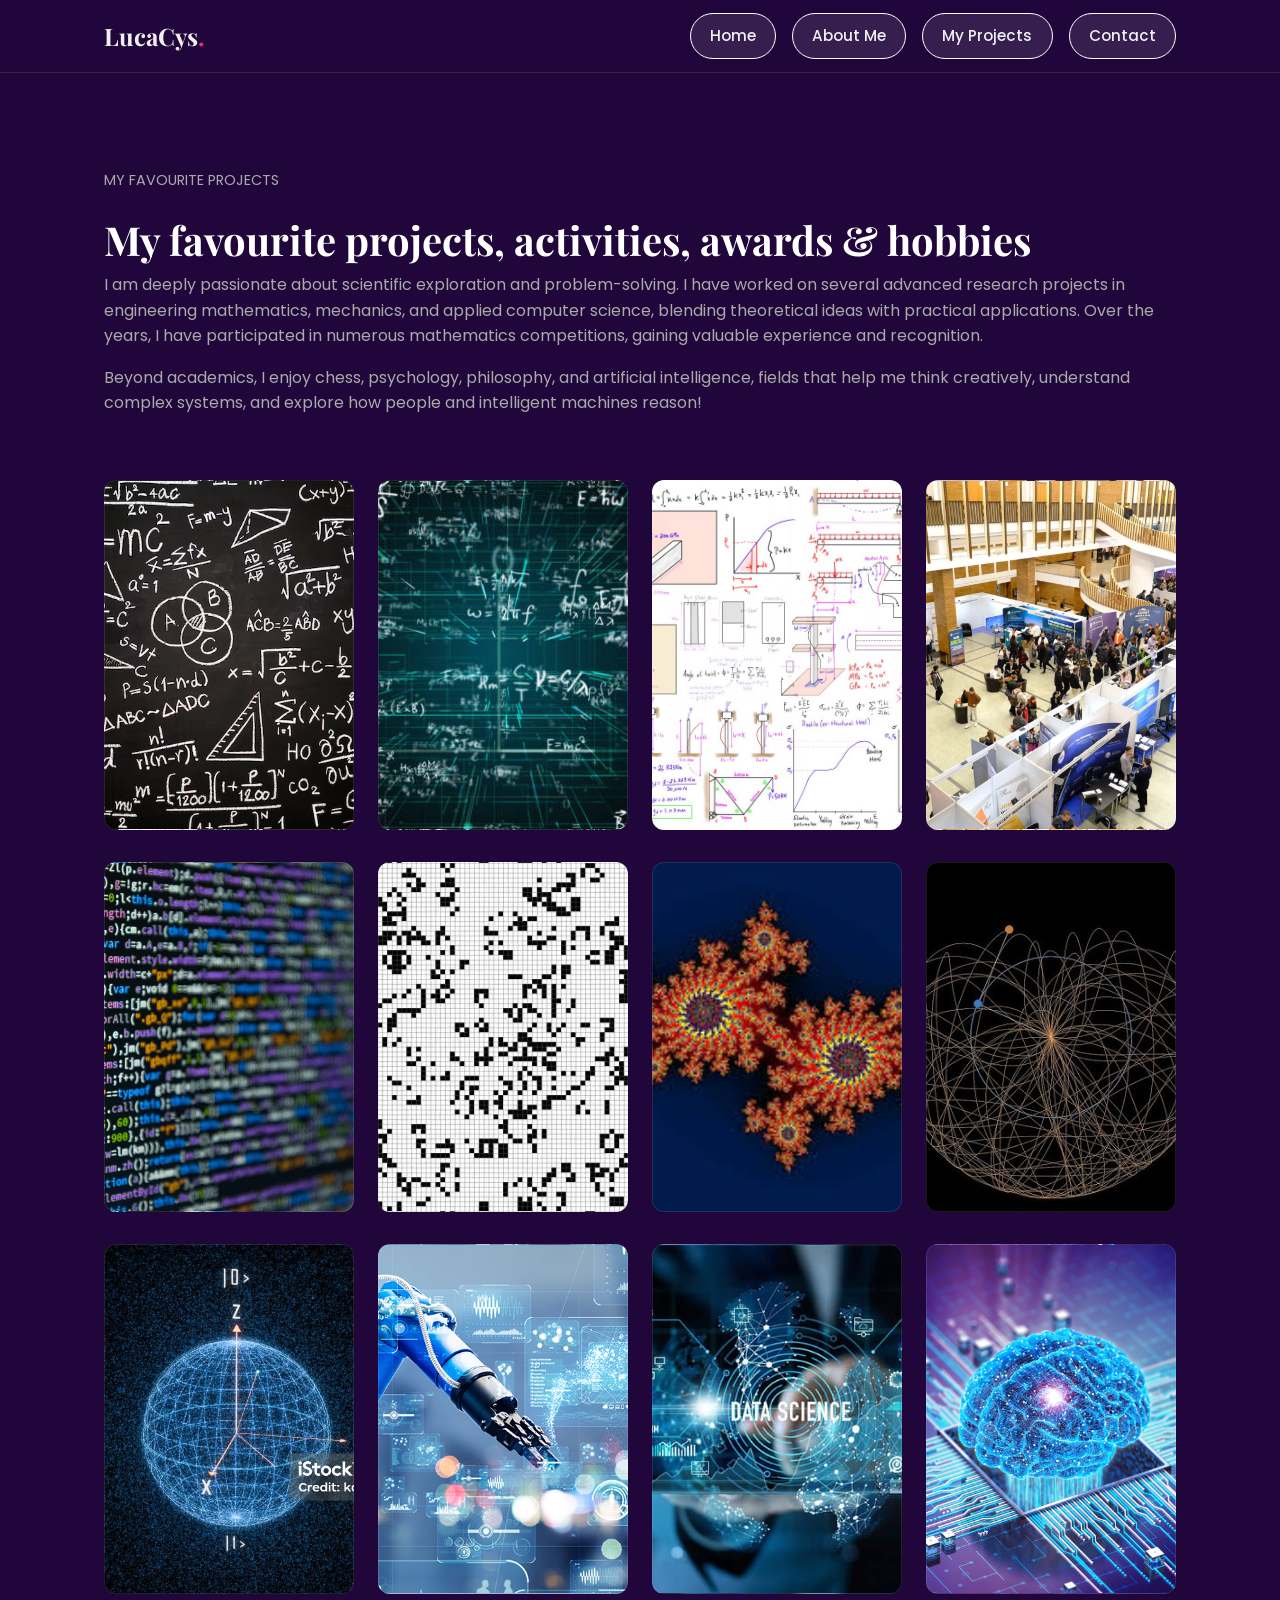
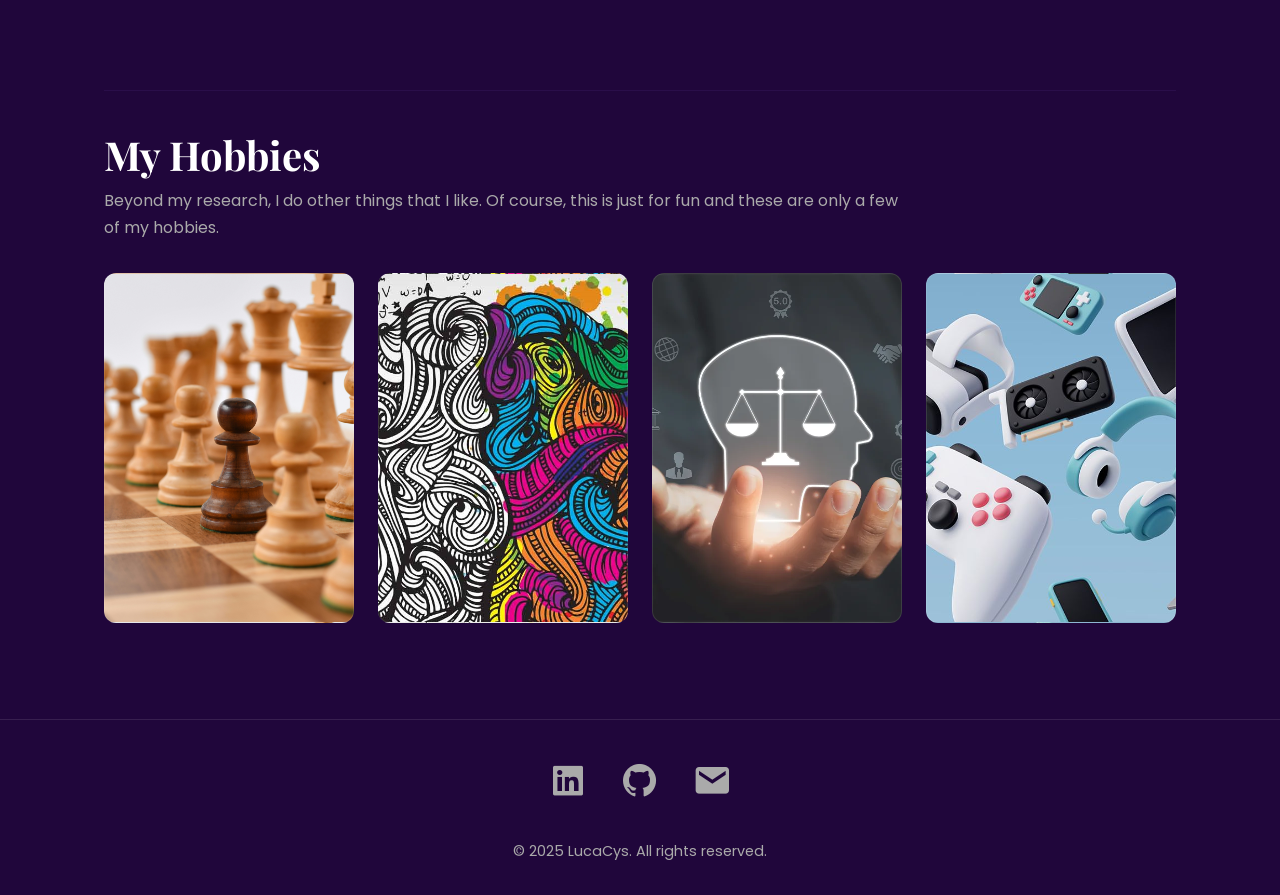
<file: portofolio.html>
<!DOCTYPE html>
<html lang="en">
<head>
    <meta charset="UTF-8">
    <meta name="viewport" content="width=device-width, initial-scale=1.0">
    <title>Projects - LucaCys Portfolio</title>
    <link rel="stylesheet" href="Css/style.css">
    
    <link rel="preconnect" href="https://fonts.googleapis.com">
    <link rel="preconnect" href="https://fonts.gstatic.com" crossorigin>
    <link href="https://fonts.googleapis.com/css2?family=Playfair+Display:wght@700&family=Poppins:wght@300;400;500&display=swap" rel="stylesheet">
    <link href='https://unpkg.com/boxicons@2.1.4/css/boxicons.min.css' rel='stylesheet'>
</head>
<body class="contact-page-body"> 
    
    <header class="header">
    <nav class="nav container">
        
        <a href="index.html" class="nav-logo">LucaCys<span>.</span></a>
        
        <input type="checkbox" id="nav-toggle" class="nav-toggle-checkbox">
        <label for="nav-toggle" class="nav-toggle-label">
            <i class='bx bx-menu'></i>
        </label>
        
        <div class="nav-button-group">
            <a href="index.html" class="button nav-button">Home</a>
            <a href="about.html" class="button nav-button">About Me</a>
            <a href="portofolio.html" class="button nav-button">My Projects</a>
            <a href="contact.html" class="button nav-button">Contact</a>
        </div>
        
    </nav>
    </header>
    
    <main>
        <section class="work" id="sec3">
            <div class="container">
                
                <div class="portfolio-header-text">
                    <p class="subtitle">My favourite projects</p>
                    <h2>My favourite projects, activities, awards & hobbies</h2>
                    <p>I am deeply passionate about scientific exploration and problem-solving. I have worked on several advanced research projects in engineering mathematics, mechanics, and applied computer science, blending theoretical ideas with practical applications. Over the years, I have participated in numerous mathematics competitions, gaining valuable experience and recognition.</p>
                    <p>Beyond academics, I enjoy chess, psychology, philosophy, and artificial intelligence, fields that help me think creatively, understand complex systems, and explore how people and intelligent machines reason!</p>
                </div>


                <div class="work-grid">
                    <div class="project-card" style="background-image: url('Imagini/Imag5.jpg')">
                        <div class="project-info">
                            <h4>Math contests</h4>
                            <p>Participated and had great awards during elementary and high school!</p>
                        </div>
                    </div>
                    <div class="project-card" style="background-image: url('Imagini/Imag6.jpg')">
                        <div class="project-info">
                            <h4>Advanced math for engineers</h4>
                            <p>Participated in the national contest "Traian Lalescu"</p>
                        </div>
                    </div>
                    <div class="project-card" style="background-image: url('Imagini/Imag7.jpg')">
                        <div class="project-info">
                            <h4>Advanced mechanics for engineers</h4>
                            <p>Participated in the national contest "Andrei Ioachimescu"</p>
                        </div>
                    </div>
                    <div class="project-card" style="background-image: url('Imagini/Imag8.jpg')">
                        <div class="project-info">
                            <h4>Scientific communication session</h4>
                            <p>I participated in scientific conferences and led many team projects.</p>
                        </div>
                    </div>
                </div>

                <div class="work-grid">
                    <div class="project-card" style="background-image: url('Imagini/Imag1.jpg')">
                        <div class="project-info">
                            <h4>My website, welcome!</h4>
                            <p>Web Design for beginners</p>
                        </div>
                    </div>
                    <div class="project-card" style="background-image: url('Imagini/Imag2.jpg')">
                        <div class="project-info">
                            <h4>Game of Life</h4>
                            <p>Project in Data Structures and Algorithms</p>
                        </div>
                    </div>
                    <div class="project-card" style="background-image: url('Imagini/Imag3.jpg')">
                        <div class="project-info">
                            <h4>Applications in the Method of Box-Counting and the Analysis of Fractal Dimensions</h4>
                            <p>Project in advanced mathematics for engeneers</p>
                        </div>
                    </div>
                    <div class="project-card" style="background-image: url('Imagini/Imag4.jpg')">
                        <div class="project-info">
                            <h4>The Eﬀect of Undetermined Chaos (The Butterﬂy Eﬀect)</h4>
                            <p>Project in the department of mechanics</p>
                        </div>
                    </div>
                </div>

                <div class="work-grid">
                    <div class="project-card" style="background-image: url('Imagini/Imag9.jpg')">
                        <div class="project-info">
                            <h4>Quantum computing</h4>
                            <p>Participated and graduated from the training program in quantum computing in university.</p>
                        </div>
                    </div>
                    <div class="project-card" style="background-image: url('Imagini/Imag10.jpg')">
                        <div class="project-info">
                            <h4>Robotics club</h4>
                            <p>Worked on programming, 3D printing, designing and building the robot.</p>
                        </div>
                    </div>
                    <div class="project-card" style="background-image: url('Imagini/Imag11.jpg')">
                        <div class="project-info">
                            <h4>Data science passion</h4>
                            <p>Took courses in university and online about drawing data using Python and MATLAB</p>
                        </div>
                    </div>
                    <div class="project-card" style="background-image: url('Imagini/Imag12.jpg')">
                        <div class="project-info">
                            <h4>ML and AI passion</h4>
                            <p>Took courses in university and online about python, machine learning and AI</p>
                        </div>
                    </div>
                </div>

                <div class="hobbies-section-header">
                    <h2>My Hobbies</h2>
                    <p>Beyond my research, I do other things that I like. Of course, this is just for fun and these are only a few of my hobbies.</p>
                </div>

                <div class="work-grid">
                    <div class="project-card" style="background-image: url('Imagini/Imag13.jpg')">
                        <div class="project-info">
                            <h4>Chess</h4>
                            <p>I managed to win some local tournaments, but now it’s simply a hobby I enjoy.</p>
                        </div>
                    </div>
                    <div class="project-card" style="background-image: url('Imagini/Imag14.jpg')">
                        <div class="project-info">
                            <h4>Psychology</h4>
                            <p>I like understanding the science behind people’s feelings, emotions, and experiences.</p>
                        </div>
                    </div>
                    <div class="project-card" style="background-image: url('Imagini/Imag15.jpg')">
                        <div class="project-info">
                            <h4>Philosophy</h4>
                            <p>I enjoy thinking outside the box and exploring uncommon or unconventional ideas.</p>
                        </div>
                    </div>
                    <div class="project-card" style="background-image: url('Imagini/Imag16.jpg')">
                        <div class="project-info">
                            <h4>Video Games</h4>
                            <p>I like video games that teach me something new or help me connect with my friends.</p>
                        </div>
                    </div>
                </div>

            </div>
        </section>
    </main>

    <footer class="footer-nou">
        <div class="container">
            <div class="footer-links">
                <a href="https://www.linkedin.com/in/luca-cismaru-21b99b35a/" target="_blank" aria-label="LinkedIn"><i class='bx bxl-linkedin-square'></i></a>
                <a href="https://github.com/lucacys27" target="_blank" aria-label="GitHub"><i class='bx bxl-github'></i></a>
                <a href="mailto:lucacismaru96@gmail.com" aria-label="Email"><i class='bx bxs-envelope'></i></a>
            </div>
            <p class="copyright">&copy; 2025 LucaCys. All rights reserved.</p>
        </div>
    </footer>

</body>
</html>
</file>
<file: Css/style.css>
/* ======== VARIABILE GLOBALE! ======== */
:root {
    --bg-color: #20063b;
    --card-color: #2a0e4a;
    --text-color: #f0f0f0;
    --text-color-light: #aaa;
    --accent-color: #f92582;
    
    --font-title: 'Playfair Display', serif;
    --font-body: 'Poppins', sans-serif;
    
    --container-width: 1120px;
}

/* ======== STILURI DE BAZA! ======== */
* {
    margin: 0;
    padding: 0;
    box-sizing: border-box;
}

html {
    scroll-behavior: smooth;
}

body {
    font-family: var(--font-body);
    background-color: var(--bg-color);
    color: var(--text-color);
    line-height: 1.6;
}

h1, h2, h3, h4 {
    font-family: var(--font-title);
    color: white;
    font-weight: 700;
}

h1 { font-size: 3.5rem; }
h2 { font-size: 2.5rem; }
p { color: var(--text-color-light); margin-bottom: 1rem; }
a { text-decoration: none; color: var(--text-color); }
ul { list-style: none; }

.container {
    max-width: var(--container-width);
    margin: 0 auto;
    padding: 0 1.5rem;
}

section {
    padding: 6rem 0 2rem;
}

.subtitle {
    font-size: 0.9rem;
    color: var(--text-color-light);
    text-transform: uppercase;
}

/* ======== ANIMATII SCROLL! ======== */
@keyframes fadeInUp {
    from {
        opacity: 0;
        transform: translateY(40px);
    }
    to {
        opacity: 1;
        transform: translateY(0);
    }
}

.hero {
    animation: fadeInUp 0.8s ease-out forwards;
}

/* MODIFICARE: Am eliminat proprietatile experimentale 'animation-timeline' */
/* Acum, toate browserele vor folosi animatia simpla 'fadeInUp' o singura data. */
.animate-on-scroll {
    opacity: 1;
    transform: none;
    animation: fadeInUp 0.8s ease-out forwards;
}


/* ======== HEADER & NAVIGATIE! ======== */
.header {
    width: 100%;
    position: sticky;
    top: 0;
    left: 0;
    z-index: 1000;
    background-color: var(--bg-color);
    border-bottom: 1px solid rgba(255, 255, 255, 0.1);
}

.nav {
    display: flex;
    justify-content: space-between;
    align-items: center;
    height: 4.5rem;
}

.nav-logo {
    font-family: var(--font-title);
    font-size: 1.5rem;
    font-weight: 700;
}

.nav-logo span {
    color: var(--accent-color);
}

.nav-button-group {
    display: flex;
    align-items: center;
    gap: 1rem; 
}

/* Meniul mobil ascuns pe desktop! */
.nav-toggle-checkbox,
.nav-toggle-label {
    display: none;
}


/* ======== BUTOANE! ======== */
.button {
    display: inline-block;
    padding: 0.8rem 1.8rem;
    border: 1px solid white;
    border-radius: 50px;
    font-weight: 500;
    background-color: rgba(255, 255, 255, 0.1);
    backdrop-filter: blur(5px);
    transition: all 0.3s ease;
}

.button:hover {
    background-color: white;
    color: var(--bg-color);
    transform: scale(1.05);
}

.button:active {
    transform: scale(0.98);
}

.button.button-outline {
    background-color: transparent;
    color: white;
}

.button.button-outline:hover {
    background-color: rgba(255, 255, 255, 0.1);
    transform: scale(1.05);
}

.nav-button {
    padding: 0.6rem 1.2rem;
    font-size: 0.95rem;
}

/* ======== SECTIUNEA HERO! ======== */
.hero {
    text-align: center;
    padding-top: 6rem;
    position: relative;
    overflow: hidden;
    min-height: 90vh;
    display: flex;
    align-items: center;
    justify-content: center;
}

.hero-video {
    position: absolute;
    top: 50%;
    left: 50%;
    width: 100%;
    height: 100%;
    object-fit: cover;
    transform: translate(-50%, -50%);
    z-index: 1;
}

.hero::before {
    content: '';
    position: absolute;
    top: 0;
    left: 0;
    width: 100%;
    height: 100%;
    background-color: rgba(32, 6, 59, 0.7); 
    z-index: 2;
}

.hero-content {
    position: relative;
    z-index: 3;
}

.hero-content h1,
.hero-content h3,
.hero-content p {
    color: #ffffff;
}

.hero h1 {
    max-width: 1000px;
    margin: 1rem auto;
}
.hero p {
    max-width: 800px;
    margin: 0 auto 2rem auto;
}
.hero-buttons {
    display: flex;
    justify-content: center;
    gap: 1rem;
}

/* ======== CARDUL GENERIC! ======== */
.card {
    background-color: var(--card-color);
    border: 1px solid rgba(255, 255, 255, 0.1);
    padding: 1.5rem;
    border-radius: 12px;
    transition: transform 0.3s ease, box-shadow 0.3s ease;
}

.card:hover {
    transform: translateY(-8px);
    box-shadow: 0 10px 20px rgba(0, 0, 0, 0.3);
}

/* ======== DESPRE MINE (INTRO)! ======== */
/* Paragraful este full-width! */

.about-cards {
    display: grid;
    grid-template-columns: repeat(3, 1fr);
    gap: 1.5rem;
    margin-top: 2rem;
}

/* Uneltele mele! */
.about-tools {
    margin-top: 2.5rem;
}
.about-tools h4 {
    margin-bottom: 1rem;
}
.about-tools-list {
    display: flex;
    flex-wrap: wrap;
    gap: 1rem;
}
.about-tools-list li {
    font-size: 2.5rem;
    width: 70px;
    height: 70px;
    display: flex;
    align-items: center;
    justify-content: center;
    background-color: var(--card-color);
    border: 1px solid rgba(255, 255, 255, 0.1);
    border-radius: 12px;
    transition: transform 0.3s ease, background-color 0.3s ease;
}
.about-tools-list li:hover {
    transform: translateY(-5px) scale(1.05);
    background-color: var(--accent-color); 
}


/* Animatia WAVE (doar pe index)! */
#sec2.about-intro .about-cards .card {
    position: relative; 
    overflow: hidden;   
    z-index: 1;         
    transition: transform 0.3s ease, 
                box-shadow 0.3s ease;
}

#sec2.about-intro .about-cards .card h4,
#sec2.about-intro .about-cards .card p {
    position: relative;
    z-index: 3; 
    transition: color 0.8s ease; 
}

#sec2.about-intro .about-cards .card::before {
    content: '';
    position: absolute;
    bottom: 0;
    left: 0;
    width: 100%;
    height: 100%;
    background-color: var(--accent-color); 
    transform: translateY(100%); 
    transition: transform 0.8s ease; 
    z-index: 2; 
}

#sec2.about-intro .about-cards .card:hover {
    transform: translateY(-8px);
    box-shadow: 0 10px 20px rgba(0, 0, 0, 0.3);
}

#sec2.about-intro .about-cards .card:hover::before {
    transform: translateY(0); 
}

#sec2.about-intro .about-cards .card:hover h4,
#sec2.about-intro .about-cards .card:hover p {
    color: #ffffff; 
}


/* ======== SECTIUNEA PROIECTE! ======== */
.work-grid {
    display: grid;
    grid-template-columns: repeat(4, 1fr);
    gap: 1.5rem;
    margin-top: 2rem;
}
.project-card {
    height: 350px;
    border-radius: 12px;
    border: 1px solid rgba(255, 255, 255, 0.1);
    background-color: var(--card-color);
    background-size: cover;
    background-position: center;
    position: relative;
    overflow: hidden;
    transition: transform 0.4s ease;
}

.project-card:hover {
    transform: scale(1.03);
}

.project-info {
    position: absolute;
    bottom: 0;
    left: 0;
    right: 0;
    background: rgba(0, 0, 0, 0.5);
    backdrop-filter: blur(4px);
    padding: 1rem;
    transform: translateY(100%);
    transition: transform 0.4s ease;
}
.project-card:hover .project-info {
    transform: translateY(0);
}
.project-info p {
    color: var(--text-color-light);
    margin-bottom: 0;
}

/* Link-ul "Find more"! */
.section-link-wrapper {
    text-align: center;
    margin-top: 3rem;
}
.section-link-wrapper .button {
    font-size: 1.1rem;
    background: transparent;
    border-color: var(--accent-color);
    color: var(--accent-color);
}
.section-link-wrapper .button:hover {
    background: var(--accent-color);
    color: white;
}


/* ======== SECTIUNEA CONTACT (2-COLOANE)! ======== */
.cta-grid {
    display: grid;
    grid-template-columns: 1fr 1fr; 
    gap: 2rem; 
}

.cta-card {
    text-align: center;
    padding: 3rem; 
    background-color: var(--card-color);
    border: 1px solid rgba(255, 255, 255, 0.1);
    border-radius: 20px;
    box-shadow: 0 10px 30px rgba(0, 0, 0, 0.2);
    display: flex;
    flex-direction: column;
    justify-content: space-between;
}
.cta-card h2 {
    margin-bottom: 1rem;
}
.cta-card p {
    margin-bottom: 2rem;
    font-size: 1.1rem;
    color: var(--text-color-light);
}
.cta-card .button {
    background: white;
    color: var(--bg-color);
    /* MODIFICARE: Am sters 'border-color: white;' (era redundant) */
}
.cta-card .button:hover {
    background: var(--accent-color);
    /* MODIFICARE: Am sters 'border-color: var(--accent-color);' */
    color: white;
    transform: scale(1.05);
}


/* ============================================== */
/* ======== PAGINI SECUNDARE! ======== */
/* ============================================== */

.contact-page-body {
    background-color: var(--bg-color);
}

/* ======== PAGINA PORTOFOLIU! ======== */
.portfolio-header-text {
    margin-bottom: 4rem; 
}
.hobbies-section-header {
    margin-top: 6rem; 
    margin-bottom: 1rem;
    padding-top: 2rem;
    border-top: 1px solid var(--card-color);
}
.hobbies-section-header p {
    color: var(--text-color-light);
    margin-bottom: 2rem;
    max-width: 800px;
    line-height: 1.7;
}

/* ======== PAGINA CONTACT! ======== */
.contact-form-title,
.contact-cards-title {
    text-align: center;
    max-width: 600px;
    margin: 0 auto 4rem auto;
}
.contact-form-title h2,
.contact-cards-title h2 {
    font-size: 2.5rem;
    margin-bottom: 1rem;
}
.contact-form-grid {
    display: grid;
    grid-template-columns: 2fr 1fr; 
    gap: 4rem;
}
.contact-form-main label {
    display: block;
    font-weight: 500;
    margin-bottom: 0.5rem;
    color: white;
}
.contact-form-main input,
.contact-form-main textarea {
    width: 100%;
    padding: 0.8rem 1rem;
    background: transparent;
    border: 1px solid rgba(255, 255, 255, 0.3);
    border-radius: 8px;
    color: white;
    font-family: var(--font-body);
    margin-bottom: 1.5rem;
    transition: border-color 0.3s, box-shadow 0.3s;
}
.contact-form-main input:focus,
.contact-form-main textarea:focus {
    outline: none;
    border-color: white;
    box-shadow: 0 0 10px rgba(255, 255, 255, 0.2);
}
.form-group-names {
    display: grid;
    grid-template-columns: 1fr 1fr;
    gap: 1.5rem;
}
.form-services-checkboxes {
    display: grid;
    grid-template-columns: 1fr 1fr;
    gap: 1rem;
    margin-bottom: 2rem;
}
.form-services-checkboxes div {
    display: flex;
    align-items: center;
    gap: 0.5rem;
}
.form-services-checkboxes input[type="checkbox"] {
    width: auto;
    margin-bottom: 0;
}
.form-services-checkboxes label {
    margin-bottom: 0;
    color: var(--text-color-light);
    font-weight: 400;
}
.contact-form-main .button {
    width: 100%;
    background: white;
    color: var(--bg-color);
    font-size: 1.1rem;
}
.contact-details h4 {
    font-size: 1.2rem;
    margin-bottom: 0.5rem;
    margin-top: 1.5rem;
}
.contact-details p {
    color: var(--text-color-light);
    margin-bottom: 0.5rem;
}
.contact-details a {
    color: white;
    font-weight: 500;
    text-decoration: underline;
}
.contact-cards-section {
    padding-top: 4rem;
}
.contact-cards-grid {
    display: grid;
    grid-template-columns: repeat(4, 1fr);
    gap: 1.5rem;
}

/* Cardurile de contact cu animatie de sus in jos! */
.contact-card {
    background-color: white;
    padding: 2rem 1.5rem;
    border-radius: 12px;
    border: 1px solid #e0e0e0;
    box-shadow: 0 5px 15px rgba(0, 0, 0, 0.05);
    transition: transform 0.3s ease, box-shadow 0.3s ease;
    position: relative; 
    overflow: hidden;   
    z-index: 1;
}
.contact-card i, .contact-card h4, .contact-card p, .contact-card a {
    position: relative;
    z-index: 3;
    transition: color 0.8s ease, background-color 0.8s ease;
}
.contact-card i {
    font-size: 1.5rem;
    color: var(--accent-color);
    background-color: #fef0f5;
    padding: 0.5rem;
    border-radius: 8px;
    margin-bottom: 1rem;
}
.contact-card h4 {
    color: #333;
    font-size: 1.2rem;
}
.contact-card p {
    color: #555;
    margin-bottom: 1rem;
}
.contact-card a {
    color: var(--bg-color);
    font-weight: 600;
    text-decoration: underline;
}
/* Aici e animatia! */
.contact-card::before {
    content: '';
    position: absolute;
    top: 0; 
    left: 0;
    width: 100%;
    height: 100%;
    background-color: var(--accent-color);
    transform: translateY(-100%); 
    transition: transform 0.8s ease; 
    z-index: 2;
    border-radius: 12px;
}
.contact-card:hover {
    transform: translateY(-8px);
    box-shadow: 0 10px 20px rgba(0, 0, 0, 0.3);
}
.contact-card:hover::before {
    transform: translateY(0); 
}
.contact-card:hover h4, .contact-card:hover p, .contact-card:hover a {
    color: #ffffff;
}
.contact-card:hover i {
    color: #ffffff;
    background-color: transparent;
}


/* ======== PAGINA ABOUT ME! ======== */
.about-cv-section {
    padding: 6rem 0 2rem;
}
.about-cv-grid {
    display: grid;
    grid-template-columns: 1fr 2fr; 
    gap: 3rem;
    align-items: flex-start;
    margin-top: 2rem;
}
.about-cv-image img {
    width: 100%;
    border-radius: 20px;
    border: 3px solid var(--card-color);
}
.about-cv-details p {
    color: var(--text-color-light);
    font-size: 1.1rem;
    line-height: 1.7;
}
.tab-radio {
    display: none;
}
/* Tab-urile in sine! */
.about-cv-tabs {
    display: flex;
    flex-wrap: wrap;
    gap: 1rem;
    margin: 2rem 0;
    border-bottom: 2px solid var(--card-color);
}
.tab-btn-label {
    background: transparent;
    border: none;
    color: var(--text-color-light);
    padding: 0.8rem 1.2rem;
    font-size: 1.1rem;
    font-weight: 500;
    font-family: var(--font-body);
    cursor: pointer;
    position: relative;
    transition: color 0.3s ease;
    display: flex;
    align-items: center;
    gap: 0.5rem;
}
.tab-btn-label i {
    font-size: 1.3rem;
    transition: transform 0.3s ease;
}
.tab-btn-label::after {
    content: '';
    position: absolute;
    bottom: -2px; 
    left: 0;
    width: 100%;
    height: 2px;
    background-color: var(--accent-color);
    transform: scaleX(0);
    transition: transform 0.3s ease-out;
    transform-origin: center;
}
.tab-btn-label:hover {
    color: white;
}
.tab-btn-label:hover i {
    transform: scale(1.1) translateY(-2px);
}
.tab-pane {
    display: none; 
    animation: cssFadeIn 0.5s ease forwards;
}
@keyframes cssFadeIn {
    from { opacity: 0; transform: translateY(20px); }
    to { opacity: 1; transform: translateY(0); }
}
/* Magia tab-urilor CSS! */
#tab-btn-skills:checked ~ .about-cv-tabs [for="tab-btn-skills"],
#tab-btn-education:checked ~ .about-cv-tabs [for="tab-btn-education"],
#tab-btn-awards:checked ~ .about-cv-tabs [for="tab-btn-awards"],
#tab-btn-activities:checked ~ .about-cv-tabs [for="tab-btn-activities"] {
    color: white;
}
#tab-btn-skills:checked ~ .about-cv-tabs [for="tab-btn-skills"]::after,
#tab-btn-education:checked ~ .about-cv-tabs [for="tab-btn-education"]::after,
#tab-btn-awards:checked ~ .about-cv-tabs [for="tab-btn-awards"]::after,
#tab-btn-activities:checked ~ .about-cv-tabs [for="tab-btn-activities"]::after {
    transform: scaleX(1);
}
#tab-btn-skills:checked ~ .about-cv-content #skills-pane,
#tab-btn-education:checked ~ .about-cv-content #education-pane,
#tab-btn-awards:checked ~ .about-cv-content #awards-pane,
#tab-btn-activities:checked ~ .about-cv-content #activities-pane {
    display: block;
}
/* Cardurile de skills! */
.skill-card-grid {
    display: grid;
    grid-template-columns: repeat(2, 1fr);
    gap: 1.5rem;
}
.skill-card {
    background: var(--card-color);
    border: 1px solid rgba(255, 255, 255, 0.1);
    border-radius: 12px;
    padding: 1.5rem;
    transition: transform 0.3s ease, box-shadow 0.3s ease;
}
.skill-card:hover {
    transform: translateY(-5px);
    box-shadow: 0 10px 20px rgba(0, 0, 0, 0.2);
}
.skill-card h4 {
    color: var(--accent-color);
    margin: 0 0 1rem 0;
    font-size: 1.2rem;
    font-family: var(--font-body);
    font-weight: 500;
    display: flex;
    align-items: center;
    gap: 0.75rem;
}
.skill-card h4 i {
    font-size: 1.5rem;
    color: var(--accent-color);
}
.skill-card ul {
    list-style-type: disc;
    padding-left: 2rem;
    color: var(--text-color-light);
}
.skill-card li {
    margin-bottom: 0.5rem;
    line-height: 1.7;
}
/* Lista de educatie! */
.education-list {
    list-style-type: none;
    padding-left: 0;
}
.education-item {
    margin-bottom: 1.5rem;
    padding: 1.5rem;
    background: var(--card-color);
    border-radius: 12px;
    border: 1px solid rgba(255, 255, 255, 0.1);
    transition: transform 0.3s ease, box-shadow 0.3s ease;
}
.education-item:hover {
    transform: translateY(-5px);
    box-shadow: 0 10px 20px rgba(0, 0, 0, 0.2);
}
.education-item h3 {
    color: white;
    font-size: 1.3rem;
    margin-bottom: 0.5rem;
}
.education-item p {
    margin-bottom: 0.25rem;
    color: var(--text-color-light);
}
.education-item .date {
    display: block;
    color: var(--accent-color);
    font-weight: 500;
    margin-bottom: 0.5rem;
    font-size: 0.9rem;
}
.education-item ul {
    list-style-type: disc;
    padding-left: 2rem;
    margin-top: 1rem;
}
.education-item ul li {
    color: var(--text-color-light);
    margin-bottom: 0.5rem;
    line-height: 1.6;
}
/* Lista de butoane (premii)! */
.button-list {
    list-style: none;
    padding-left: 0;
}
.button-list li {
    background: var(--card-color);
    border: 1px solid rgba(255, 255, 255, 0.1);
    border-radius: 8px;
    padding: 1rem 1.5rem;
    margin-bottom: 1rem;
    color: var(--text-color-light);
    line-height: 1.7;
    position: relative;
    overflow: hidden;
    z-index: 1;
    transition: color 0.8s ease; 
}
.button-list li::before {
    content: '';
    position: absolute;
    top: 0;
    left: 0;
    width: 100%;
    height: 100%;
    background: var(--accent-color);
    transform: translateX(-100%);
    transition: transform 0.8s ease; 
    z-index: -1;
}
.button-list li:hover {
    color: var(--bg-color);
}
.button-list li:hover::before {
    transform: translateX(0);
}
/* Sectiunea de proiecte din about! */
.projects-section {
    padding: 4rem 0 2rem;
    border-top: 1px solid var(--card-color);
    margin-top: 4rem;
}
.projects-section .subtitle {
    text-align: left;
}
.projects-section h2 {
    text-align: left;
    font-size: 2.5rem;
    margin-bottom: 2rem;
}

/* ======== FOOTER-UL CU ICONITE! ======== */
.footer-nou {
    text-align: center;
    padding: 2rem 0;
    border-top: 1px solid rgba(255, 255, 255, 0.1);
    margin-top: 4rem; 
}
.footer-links {
    display: flex;
    justify-content: center;
    gap: 2rem; 
    margin-bottom: 1.5rem;
}
.footer-links a {
    color: var(--text-color-light);
    text-decoration: none;
    font-size: 2.5rem; 
    transition: color 0.3s, transform 0.3s;
}
.footer-links a:hover {
    color: white;
    transform: scale(1.1) translateY(-5px); 
}
.copyright {
    color: var(--text-color-light);
    font-size: 0.9rem;
    margin-bottom: 0;
}

/* ======== RESPONSIVE (MEDIA QUERIES)! ======== */

@media (max-width: 1024px) {
    /* Grile pe 2 coloane pe tableta! */
    .work-grid,
    .contact-cards-grid,
    .about-cards {
        grid-template-columns: repeat(2, 1fr);
    }
    
    .contact-form-grid {
        grid-template-columns: 1fr;
    }
    
    .cta-grid {
        grid-template-columns: 1fr; 
    }
}


@media (max-width: 768px) {
    
    /* Iconita Hamburger! */
    .nav-toggle-label {
        display: block;
        font-size: 2rem;
        color: white;
        cursor: pointer;
        z-index: 1001; 
    }
    
    .nav-toggle-checkbox {
        display: none;
    }

    /* Meniul mobil (dropdown)! */
    .nav-button-group {
        display: flex;
        flex-direction: column;
        align-items: center;
        gap: 1.5rem;
        
        position: absolute;
        top: 0; 
        left: 0;
        width: 100%;
        height: 100vh; 
        
        background: var(--bg-color);
        padding-top: 6rem; 
        
        transform: translateY(-100%);
        opacity: 0;
        transition: transform 0.3s ease-out, opacity 0.3s ease-out;
        
        z-index: 1000;
    }
    
    /* Afisarea meniului mobil! */
    .nav-toggle-checkbox:checked ~ .nav-button-group {
        transform: translateY(0);
        opacity: 1;
    }
    
    /* Iconita X! */
    .nav-toggle-checkbox:checked + .nav-toggle-label i::before {
        content: '\eb59'; 
    }
    
    
    h1 { font-size: 2.5rem; }
    h2 { font-size: 2rem; }

    /* Grile pe 1 coloana pe mobil! */
    .work-grid,
    .form-group,
    .form-group-names,
    .form-services-checkboxes,
    .contact-cards-grid,
    .about-cv-grid,
    .skill-card-grid,
    .about-cards,
    .cta-grid { 
        grid-template-columns: 1fr;
    }
    
    /* Tab-urile de la About! */
    .about-cv-tabs {
        justify-content: center;
    }
    .tab-btn-label {
        font-size: 1rem;
        padding: 0.6rem 0.8rem;
        gap: 0.4rem;
    }
    
    .cta-card {
        padding: 2rem 1.5rem;
    }
    
    .about-tools-list li {
        width: 60px;
        height: 60px;
        font-size: 2.2rem;
    }
    
    /* Butoanele Hero pe mobil! */
    .hero-buttons {
        flex-direction: column;
        gap: 0.5rem;
        align-items: center;
    }
    .hero-buttons .button {
        width: 80%; 
    }
}
</file>
